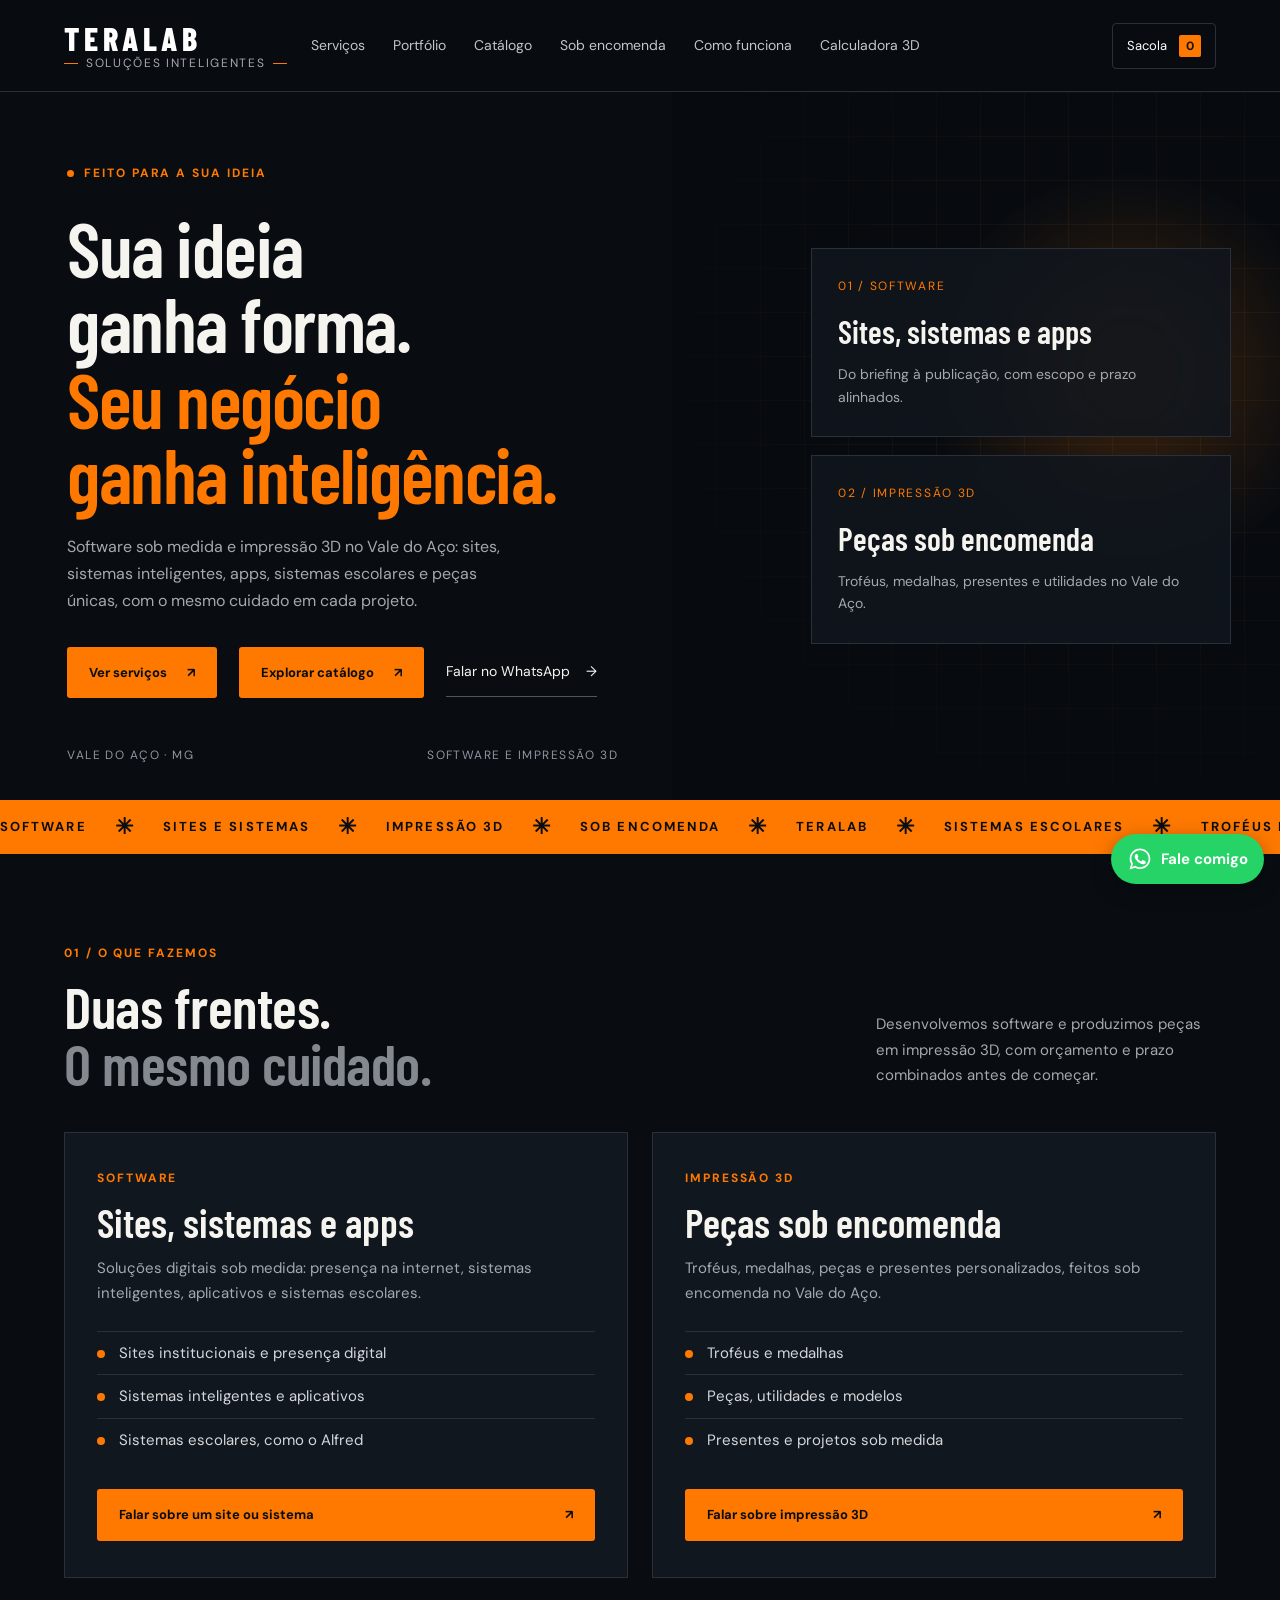
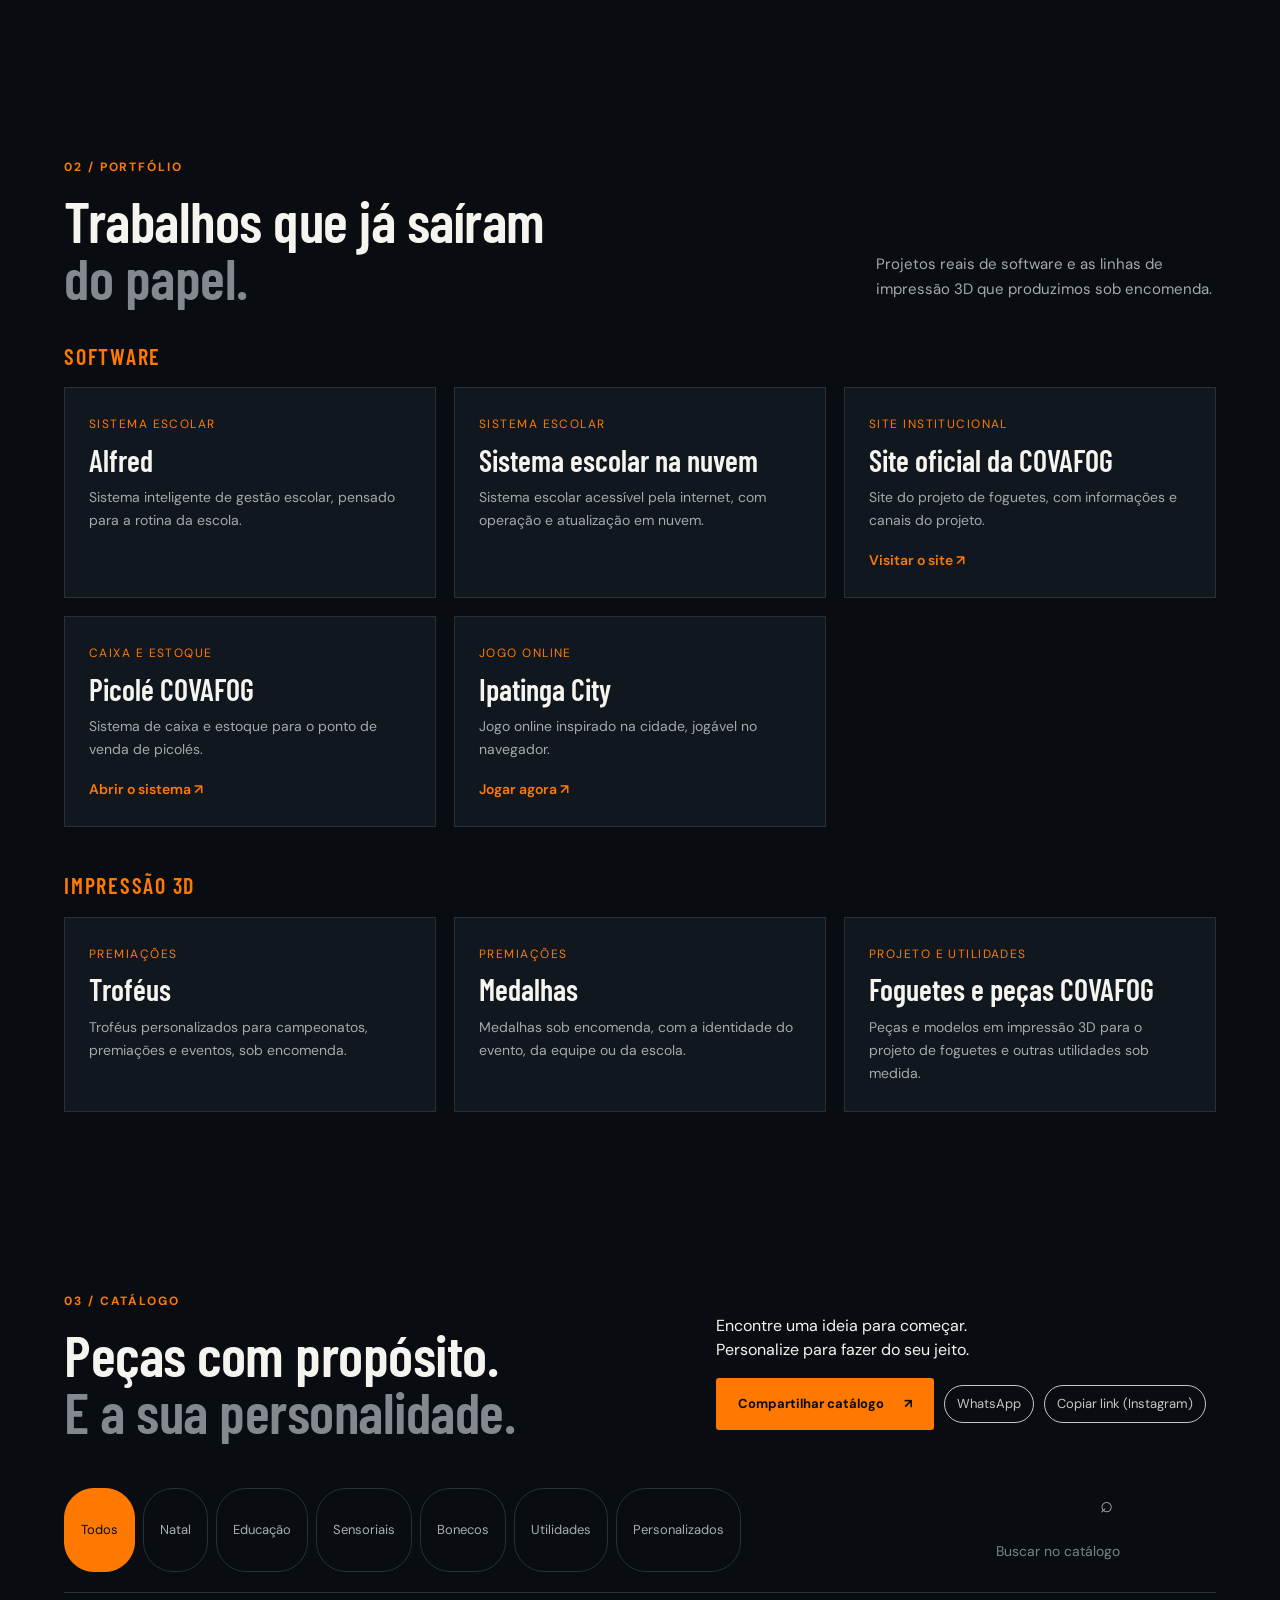
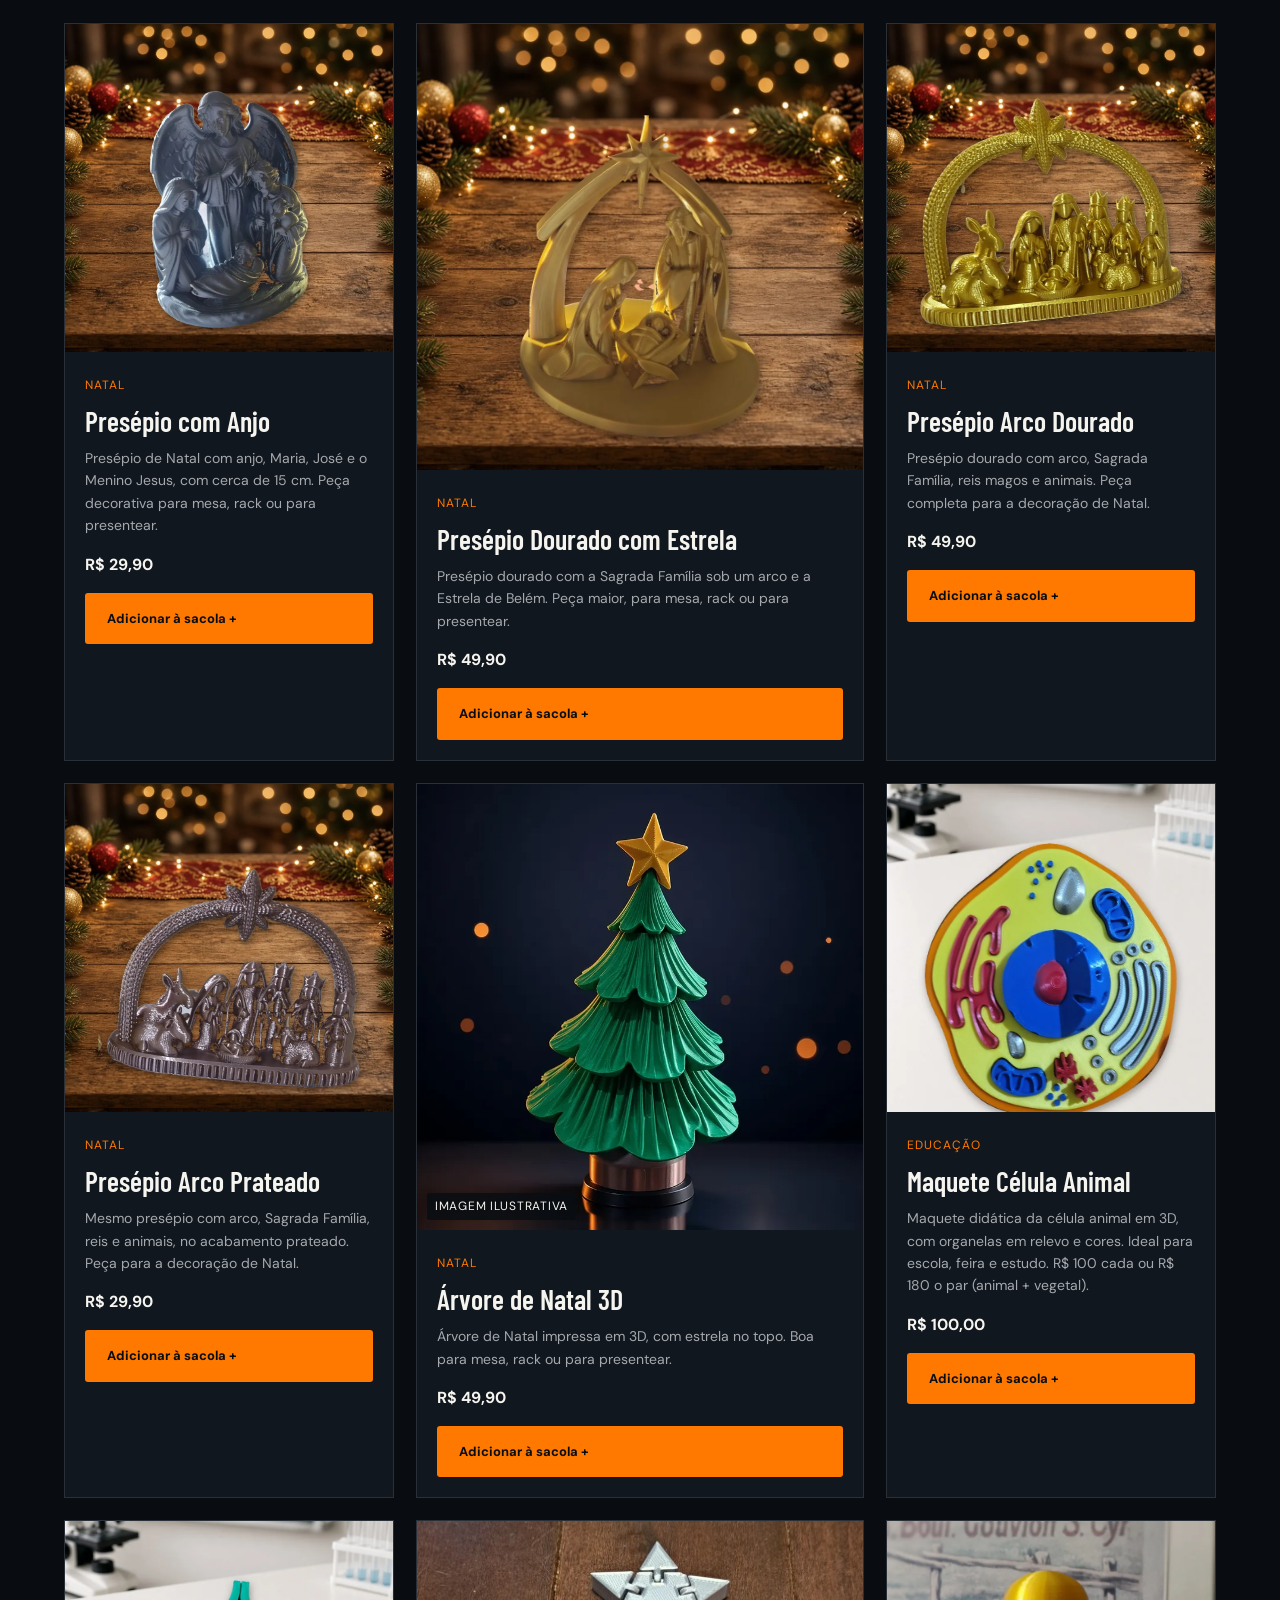
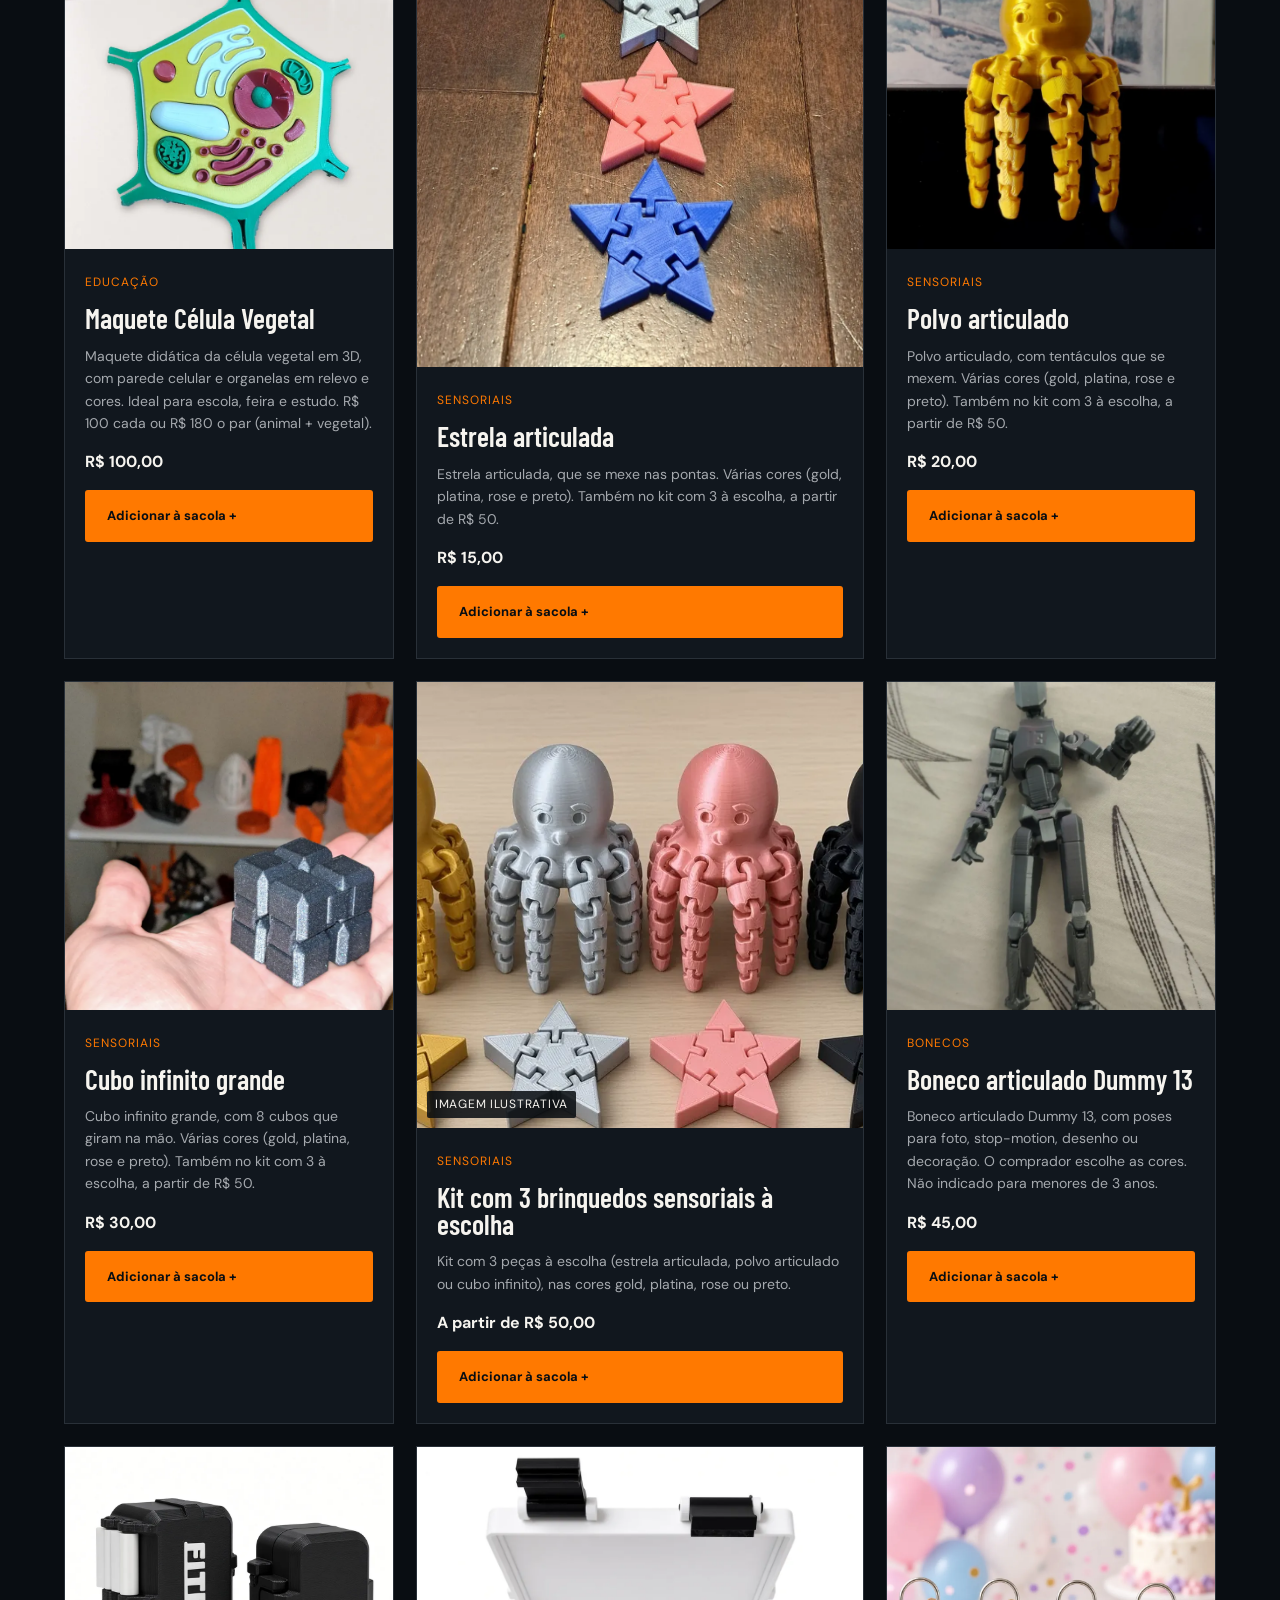
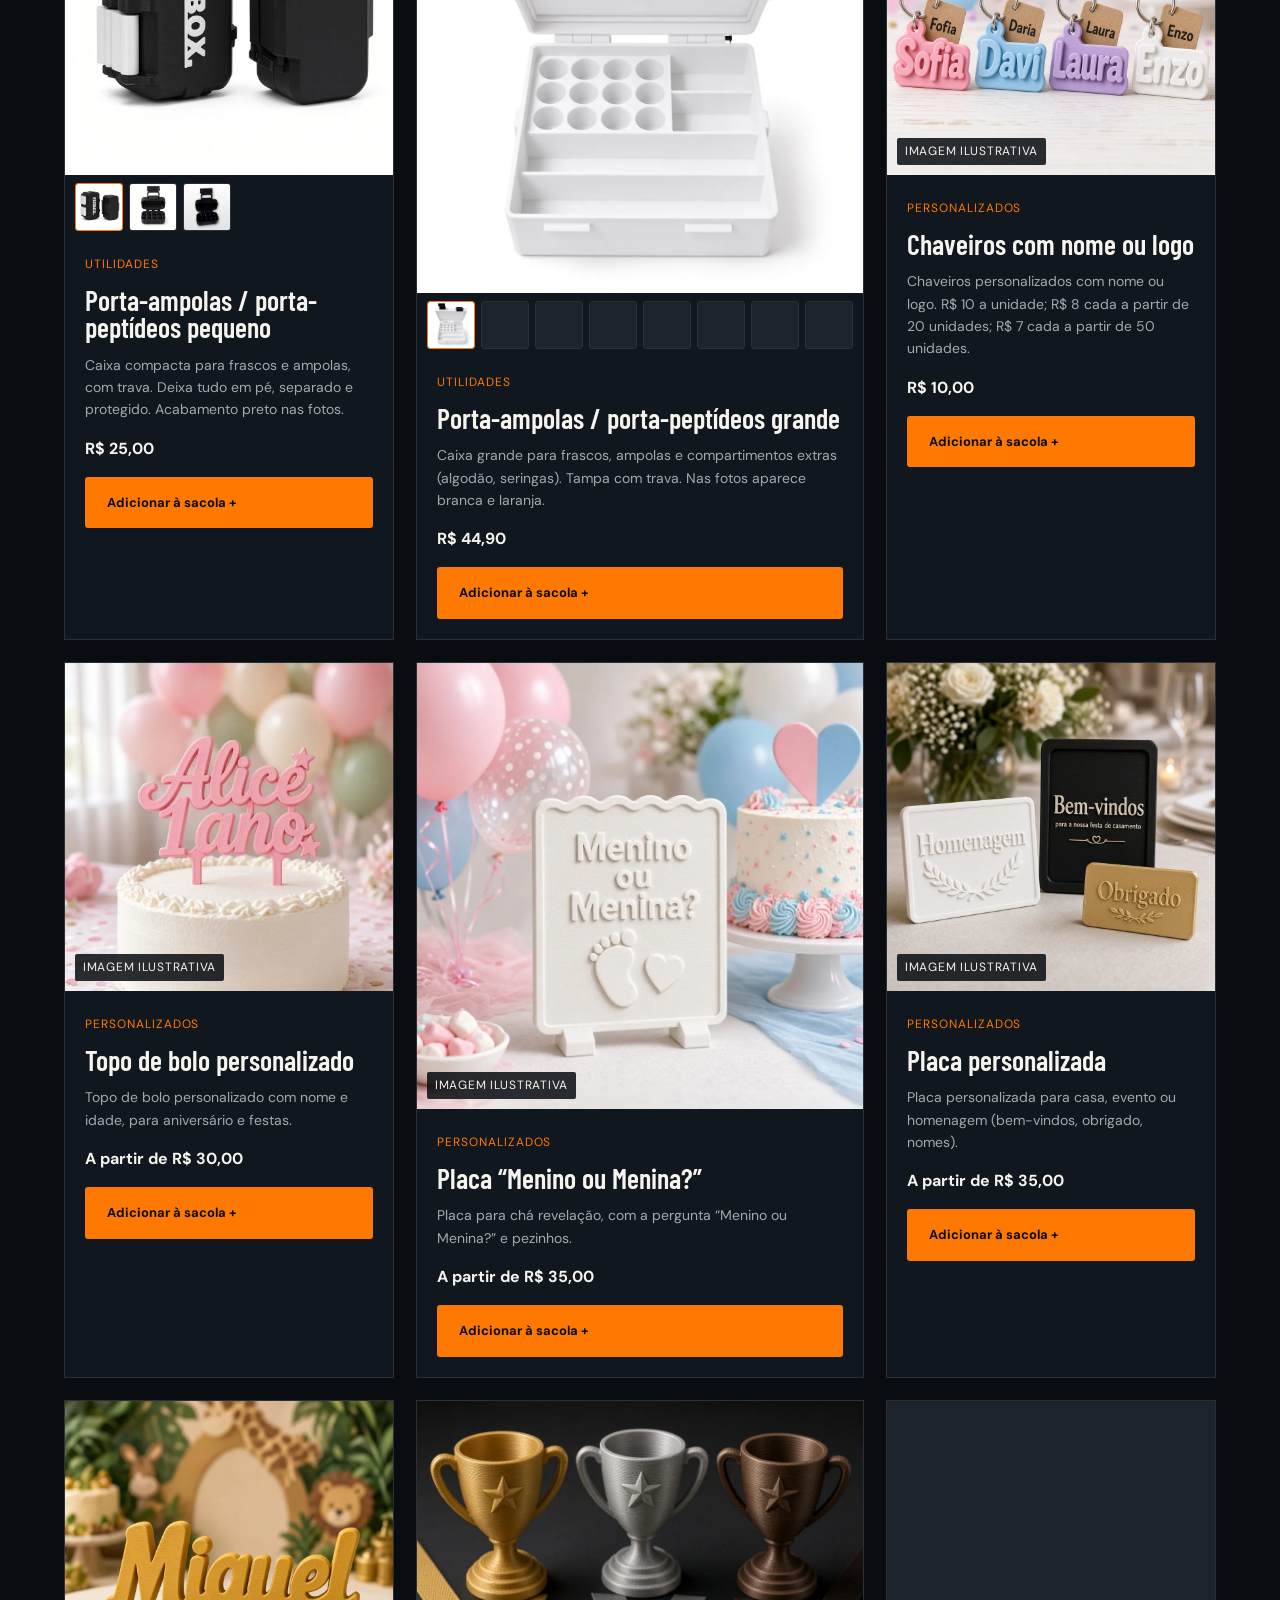
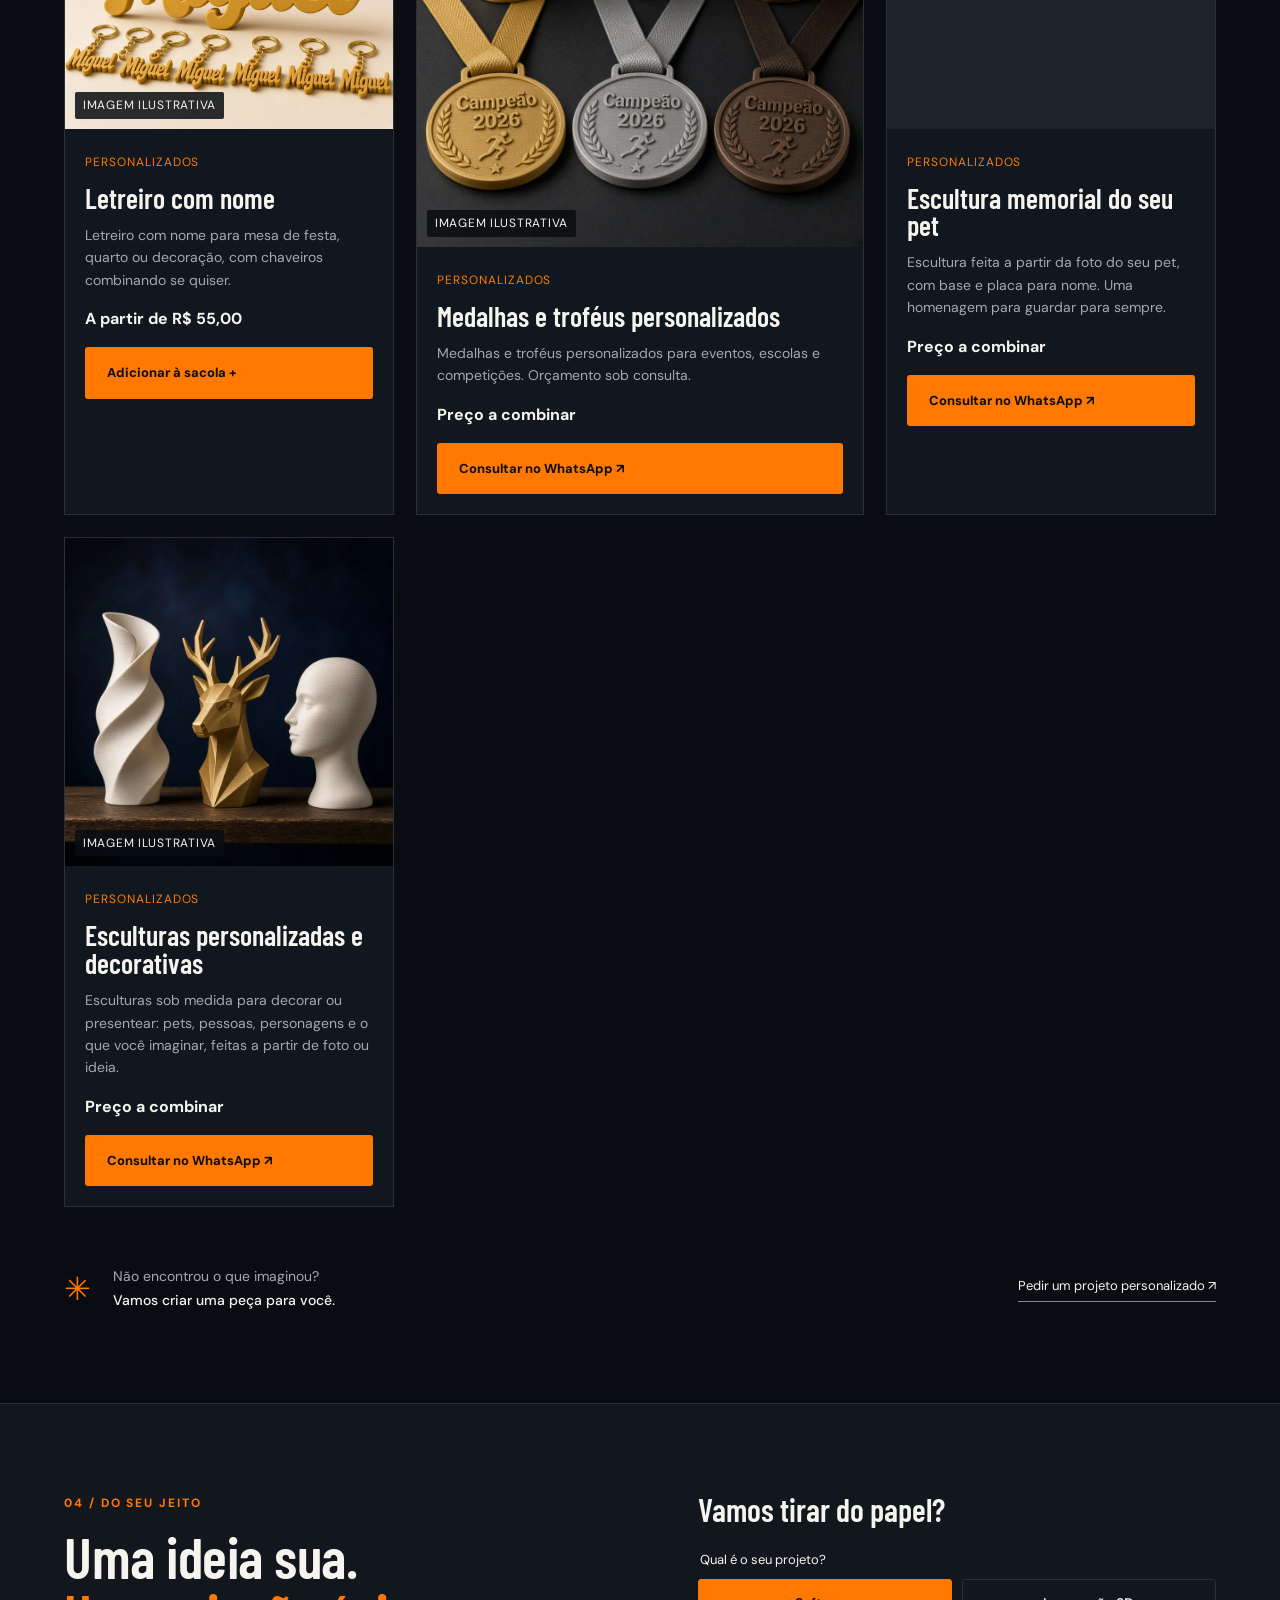
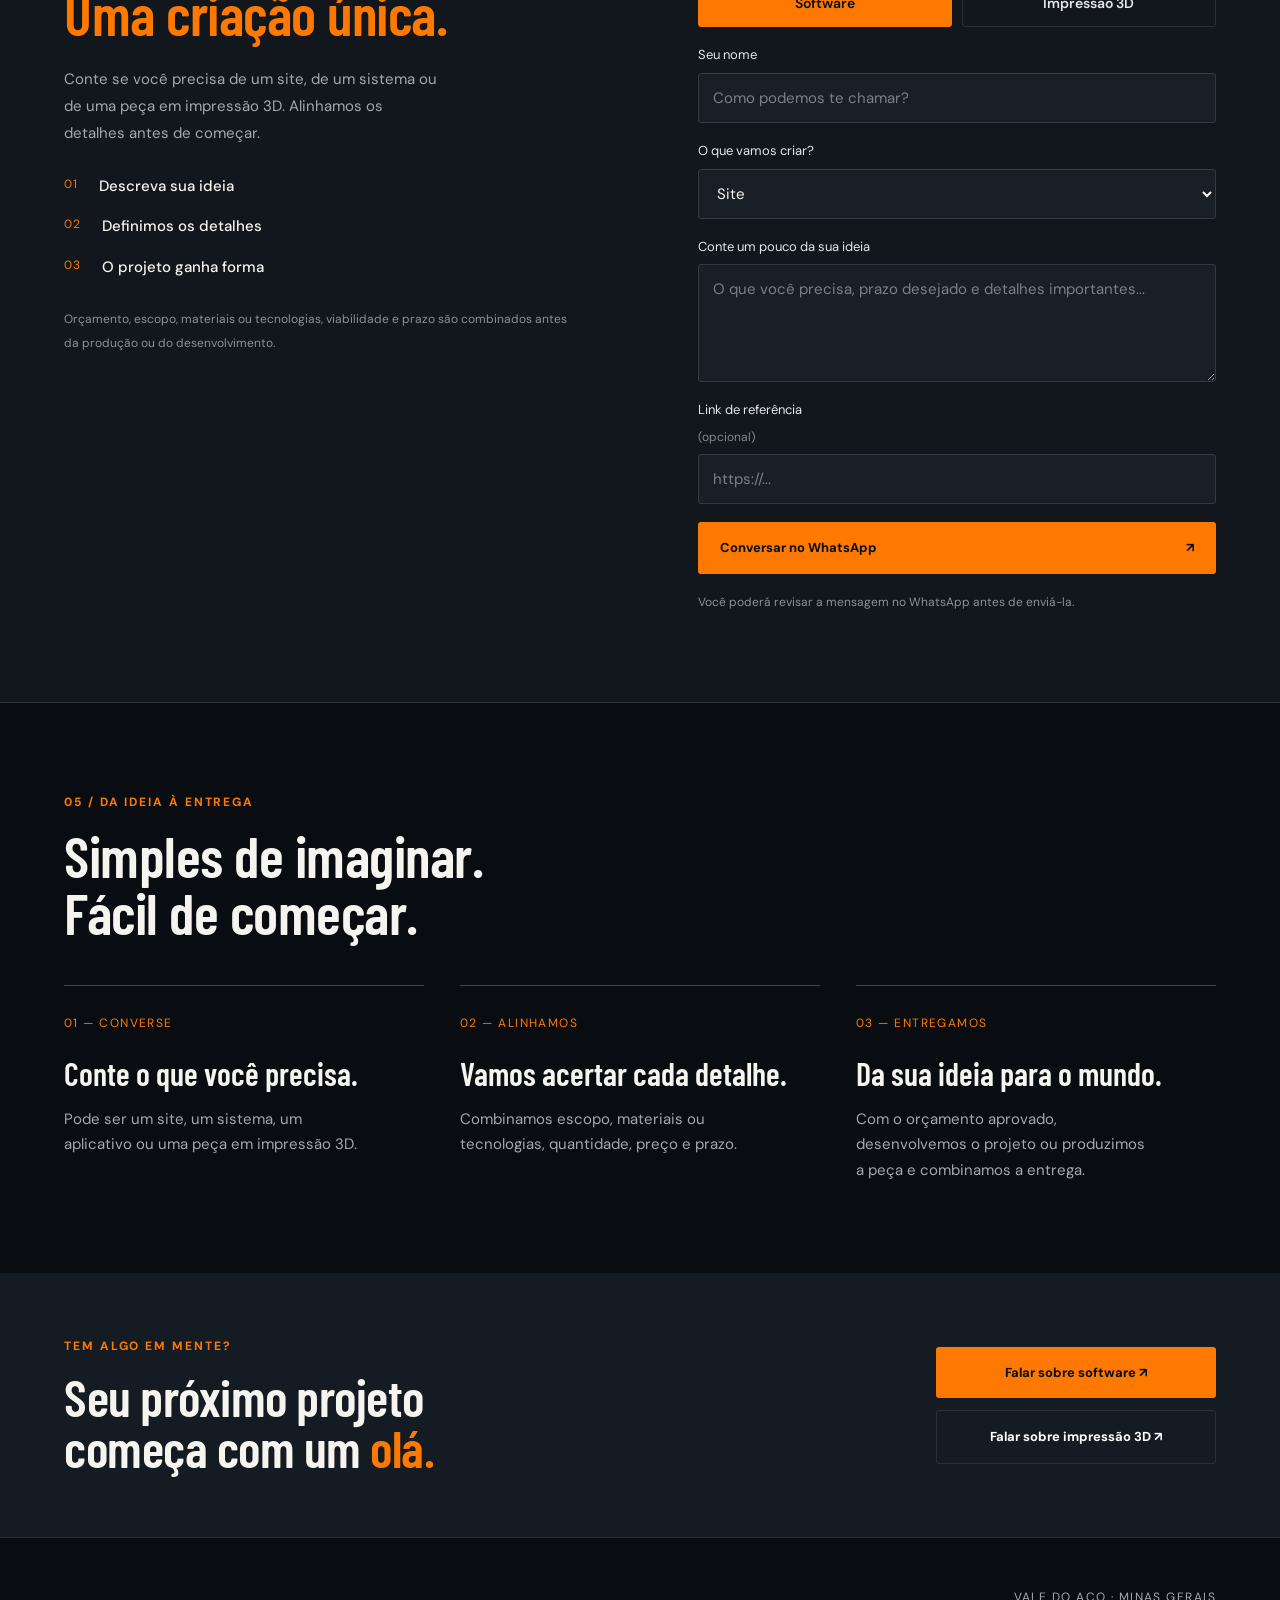
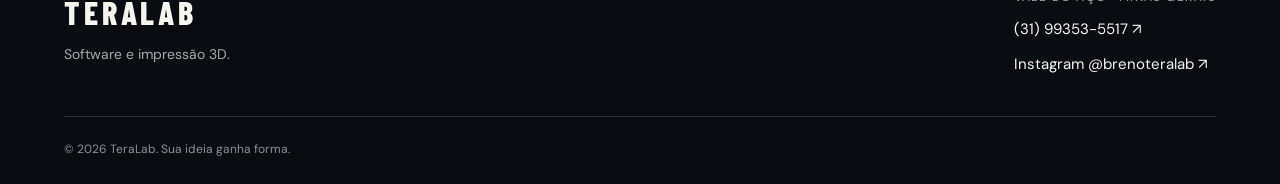
<file: index.html>
<!DOCTYPE html>
<html lang="pt-BR">
<head>
  <meta charset="utf-8">
  <meta name="viewport" content="width=device-width, initial-scale=1">
  <title>TeraLab | Sua ideia ganha forma.</title>
  <meta name="description" content="TeraLab: software sob medida e impressão 3D no Vale do Aço. Sites, sistemas inteligentes, apps, sistemas escolares, troféus, medalhas e peças personalizadas.">
  <link rel="canonical" href="https://dogdosliinks-tech.github.io/teralab-site/">
  <meta name="theme-color" content="#090d12">
  <meta property="og:type" content="website">
  <meta property="og:locale" content="pt_BR">
  <meta property="og:site_name" content="TeraLab">
  <meta property="og:title" content="TeraLab | Sua ideia ganha forma.">
  <meta property="og:description" content="Software sob medida e impressão 3D no Vale do Aço. Sites, sistemas, apps e peças personalizadas.">
  <meta property="og:url" content="https://dogdosliinks-tech.github.io/teralab-site/">
  <meta property="og:image" content="https://dogdosliinks-tech.github.io/teralab-site/og-image.png">
  <meta property="og:image:width" content="1200">
  <meta property="og:image:height" content="630">
  <meta property="og:image:alt" content="TeraLab: software e impressão 3D no Vale do Aço.">
  <meta name="twitter:card" content="summary_large_image">
  <meta name="twitter:title" content="TeraLab | Sua ideia ganha forma.">
  <meta name="twitter:description" content="Software sob medida e impressão 3D no Vale do Aço.">
  <meta name="twitter:image" content="https://dogdosliinks-tech.github.io/teralab-site/og-image.png">
  <link rel="icon" href="favicon.svg" type="image/svg+xml">
  <link rel="icon" href="favicon.ico" sizes="any">
  <link rel="apple-touch-icon" href="apple-touch-icon.png">
  <link rel="preconnect" href="https://fonts.googleapis.com">
  <link rel="preconnect" href="https://fonts.gstatic.com" crossorigin>
  <link rel="stylesheet" href="https://fonts.googleapis.com/css2?family=Barlow+Condensed:wght@500;600;700;800&family=DM+Sans:wght@400;500;600;700&display=swap">
  <link rel="stylesheet" href="style.css">
  <script src="app.js" defer></script>
</head>
<body>
  <a class="skip-link" href="#inicio">Ir para o conteúdo</a>
  <header>
    <a class="brand" href="#inicio" aria-label="TeraLab início">
      <span class="logo">
        <span class="logo-word">TERALAB</span>
        <span class="logo-tag">Soluções Inteligentes</span>
      </span>
    </a>
    <button class="menu-toggle" id="menu-toggle" type="button" aria-label="Abrir menu" aria-expanded="false" aria-controls="site-nav">
      <span></span><span></span><span></span>
    </button>
    <nav id="site-nav" aria-label="Menu principal">
      <a href="#servicos">Serviços</a>
      <a href="#portfolio">Portfólio</a>
      <a href="#catalogo" data-catalog hidden>Catálogo</a>
      <a href="#encomenda">Sob encomenda</a>
      <a href="#como-funciona">Como funciona</a>
      <a href="calculadora/">Calculadora 3D</a>
    </nav>
    <div class="head-actions">
      <button class="bag" id="cart-open" type="button" aria-label="Abrir sacola" data-catalog hidden>Sacola <b id="cart-count">0</b></button>
    </div>
  </header>

  <main>
    <section class="hero" id="inicio">
      <div class="hero-copy">
        <div class="eyebrow"><i></i> Feito para a sua ideia</div>
        <h1 class="brand-statement">Sua ideia<br>ganha forma.<br><em>Seu negócio<br>ganha inteligência.</em></h1>
        <p>Software sob medida e impressão 3D no Vale do Aço: sites, sistemas inteligentes, apps, sistemas escolares e peças únicas, com o mesmo cuidado em cada projeto.</p>
        <div class="hero-actions">
          <a class="button orange" href="#servicos">Ver serviços <span>↗</span></a>
          <a class="button orange" id="hero-catalog" href="#catalogo" data-catalog hidden>Explorar catálogo <span>↗</span></a>
          <a class="line-link" href="https://wa.me/5531993535517" target="_blank" rel="noopener">Falar no WhatsApp <span>→</span></a>
        </div>
        <div class="hero-bottom">
          <span>Vale do Aço · MG</span>
          <span>Software e impressão 3D</span>
        </div>
      </div>
      <div class="hero-visual" aria-hidden="true">
        <div class="hero-grid"></div>
        <div class="hero-glow"></div>
        <div class="hero-cards">
          <div class="hero-card">
            <span>01 / Software</span>
            <strong>Sites, sistemas e apps</strong>
            <p>Do briefing à publicação, com escopo e prazo alinhados.</p>
          </div>
          <div class="hero-card">
            <span>02 / Impressão 3D</span>
            <strong>Peças sob encomenda</strong>
            <p>Troféus, medalhas, presentes e utilidades no Vale do Aço.</p>
          </div>
        </div>
      </div>
    </section>

    <div class="ticker" aria-label="Software e impressão 3D">
      <div class="ticker-track">
        <div class="ticker-group">
          <span>Software</span><b>✳</b>
          <span>Sites e sistemas</span><b>✳</b>
          <span>Impressão 3D</span><b>✳</b>
          <span>Sob encomenda</span><b>✳</b>
          <span>TeraLab</span><b>✳</b>
          <span>Sistemas escolares</span><b>✳</b>
          <span>Troféus e medalhas</span><b>✳</b>
        </div>
        <div class="ticker-group" aria-hidden="true">
          <span>Software</span><b>✳</b>
          <span>Sites e sistemas</span><b>✳</b>
          <span>Impressão 3D</span><b>✳</b>
          <span>Sob encomenda</span><b>✳</b>
          <span>TeraLab</span><b>✳</b>
          <span>Sistemas escolares</span><b>✳</b>
          <span>Troféus e medalhas</span><b>✳</b>
        </div>
      </div>
    </div>

    <section class="services section" id="servicos">
      <div class="section-top">
        <div>
          <div class="eyebrow">01 / O que fazemos</div>
          <h2>Duas frentes.<br><span>O mesmo cuidado.</span></h2>
        </div>
        <p>Desenvolvemos software e produzimos peças em impressão 3D, com orçamento e prazo combinados antes de começar.</p>
      </div>
      <div class="service-grid">
        <article class="service-card">
          <span class="eyebrow">Software</span>
          <h3>Sites, sistemas e apps</h3>
          <p>Soluções digitais sob medida: presença na internet, sistemas inteligentes, aplicativos e sistemas escolares.</p>
          <ul>
            <li>Sites institucionais e presença digital</li>
            <li>Sistemas inteligentes e aplicativos</li>
            <li>Sistemas escolares, como o Alfred</li>
          </ul>
          <a class="button orange" href="https://wa.me/5531993535517?text=Ol%C3%A1!%20Quero%20um%20or%C3%A7amento%20de%20site%2Fsistema." target="_blank" rel="noopener">Falar sobre um site ou sistema <span>↗</span></a>
        </article>
        <article class="service-card">
          <span class="eyebrow">Impressão 3D</span>
          <h3>Peças sob encomenda</h3>
          <p>Troféus, medalhas, peças e presentes personalizados, feitos sob encomenda no Vale do Aço.</p>
          <ul>
            <li>Troféus e medalhas</li>
            <li>Peças, utilidades e modelos</li>
            <li>Presentes e projetos sob medida</li>
          </ul>
          <a class="button orange" href="https://wa.me/5531993535517?text=Ol%C3%A1%2C%20TeraLab!%20Quero%20um%20or%C3%A7amento%20de%20impress%C3%A3o%203D." target="_blank" rel="noopener">Falar sobre impressão 3D <span>↗</span></a>
        </article>
      </div>
    </section>

    <section class="portfolio section" id="portfolio">
      <div class="section-top">
        <div>
          <div class="eyebrow">02 / Portfólio</div>
          <h2>Trabalhos que já saíram<br><span>do papel.</span></h2>
        </div>
        <p>Projetos reais de software e as linhas de impressão 3D que produzimos sob encomenda.</p>
      </div>

      <h3 class="subhead">Software</h3>
      <div class="project-grid">
        <article class="project-card">
          <small>Sistema escolar</small>
          <h3>Alfred</h3>
          <p>Sistema inteligente de gestão escolar, pensado para a rotina da escola.</p>
        </article>
        <article class="project-card">
          <small>Sistema escolar</small>
          <h3>Sistema escolar na nuvem</h3>
          <p>Sistema escolar acessível pela internet, com operação e atualização em nuvem.</p>
        </article>
        <article class="project-card">
          <small>Site institucional</small>
          <h3>Site oficial da COVAFOG</h3>
          <p>Site do projeto de foguetes, com informações e canais do projeto.</p>
          <a href="https://covafog.onrender.com" target="_blank" rel="noopener">Visitar o site ↗</a>
        </article>
        <article class="project-card">
          <small>Caixa e estoque</small>
          <h3>Picolé COVAFOG</h3>
          <p>Sistema de caixa e estoque para o ponto de venda de picolés.</p>
          <a href="https://dogdosliinks-tech.github.io/picole-covafog/" target="_blank" rel="noopener">Abrir o sistema ↗</a>
        </article>
        <article class="project-card">
          <small>Jogo online</small>
          <h3>Ipatinga City</h3>
          <p>Jogo online inspirado na cidade, jogável no navegador.</p>
          <a href="https://ipatinga-city.ipatingacity.workers.dev" target="_blank" rel="noopener">Jogar agora ↗</a>
        </article>
      </div>

      <h3 class="subhead">Impressão 3D</h3>
      <div class="project-grid print-lines">
        <article class="project-card">
          <small>Premiações</small>
          <h3>Troféus</h3>
          <p>Troféus personalizados para campeonatos, premiações e eventos, sob encomenda.</p>
        </article>
        <article class="project-card">
          <small>Premiações</small>
          <h3>Medalhas</h3>
          <p>Medalhas sob encomenda, com a identidade do evento, da equipe ou da escola.</p>
        </article>
        <article class="project-card">
          <small>Projeto e utilidades</small>
          <h3>Foguetes e peças COVAFOG</h3>
          <p>Peças e modelos em impressão 3D para o projeto de foguetes e outras utilidades sob medida.</p>
        </article>
      </div>
    </section>

    <section class="catalog section" id="catalogo" data-catalog hidden>
      <div class="section-top">
        <div>
          <div class="eyebrow">03 / Catálogo</div>
          <h2>Peças com propósito.<br><span>E a sua personalidade.</span></h2>
        </div>
        <div>
          <p>Encontre uma ideia para começar.<br>Personalize para fazer do seu jeito.</p>
          <div class="share-catalog">
            <button type="button" class="button orange" id="share-catalog">Compartilhar catálogo <span>↗</span></button>
            <a class="share-opt" id="share-wa" target="_blank" rel="noopener">WhatsApp</a>
            <button type="button" class="share-opt" id="share-copy">Copiar link (Instagram)</button>
            <span class="share-msg" id="share-msg" aria-live="polite"></span>
          </div>
        </div>
      </div>
      <div class="catalog-toolbar">
        <div class="filters" role="group" aria-label="Categorias">
          <button type="button" class="active" data-filter="Todos" aria-pressed="true">Todos</button>
          <button type="button" data-filter="Natal" aria-pressed="false">Natal</button>
          <button type="button" data-filter="Educação" aria-pressed="false">Educação</button>
          <button type="button" data-filter="Sensoriais" aria-pressed="false">Sensoriais</button>
          <button type="button" data-filter="Bonecos" aria-pressed="false">Bonecos</button>
          <button type="button" data-filter="Utilidades" aria-pressed="false">Utilidades</button>
          <button type="button" data-filter="Personalizados" aria-pressed="false">Personalizados</button>
        </div>
        <label class="search"><span>⌕</span><input id="search" type="search" aria-label="Buscar produtos" placeholder="Buscar no catálogo"></label>
      </div>
      <div id="products"></div>
      <div class="catalog-note">
        <span>✳</span>
        <p>Não encontrou o que imaginou?<br><strong>Vamos criar uma peça para você.</strong></p>
        <a href="#encomenda">Pedir um projeto personalizado ↗</a>
      </div>
    </section>

    <section class="custom section" id="encomenda">
      <div class="custom-intro">
        <div class="eyebrow">04 / Do seu jeito</div>
        <h2>Uma ideia sua.<br><em>Uma criação única.</em></h2>
        <p>Conte se você precisa de um site, de um sistema ou de uma peça em impressão 3D. Alinhamos os detalhes antes de começar.</p>
        <div class="custom-points">
          <span>01 <b>Descreva sua ideia</b></span>
          <span>02 <b>Definimos os detalhes</b></span>
          <span>03 <b>O projeto ganha forma</b></span>
        </div>
        <small>Orçamento, escopo, materiais ou tecnologias, viabilidade e prazo são combinados antes da produção ou do desenvolvimento.</small>
      </div>
      <form id="order-form">
        <h3>Vamos tirar do papel?</h3>
        <fieldset class="type-picker">
          <legend>Qual é o seu projeto?</legend>
          <div class="type-options">
            <label class="type-option">
              <input type="radio" name="projectType" value="software" checked>
              <span>Software</span>
            </label>
            <label class="type-option">
              <input type="radio" name="projectType" value="print">
              <span>Impressão 3D</span>
            </label>
          </div>
        </fieldset>
        <label>Seu nome<input name="name" autocomplete="name" required maxlength="100" placeholder="Como podemos te chamar?"></label>
        <div id="fields-software">
          <label>O que vamos criar?
            <select name="softwareCategory">
              <option>Site</option>
              <option>Sistema escolar</option>
              <option>Sistema ou aplicativo</option>
              <option>Outro</option>
            </select>
          </label>
        </div>
        <div id="fields-print" hidden>
          <div class="form-row">
            <label>O que vamos criar?
              <select name="printCategory">
                <option>Peça personalizada</option>
                <option>Natal</option>
                <option>Educação</option>
                <option>Sensoriais</option>
                <option>Bonecos</option>
                <option>Utilidades</option>
                <option>Personalizados</option>
                <option>Troféus e medalhas</option>
              </select>
            </label>
            <label>Quantidade<input name="quantity" type="number" min="1" max="10000" value="1"></label>
          </div>
        </div>
        <label>Conte um pouco da sua ideia<textarea name="description" rows="4" maxlength="2000" required placeholder="O que você precisa, prazo desejado e detalhes importantes..."></textarea></label>
        <label>Link de referência <span class="optional">(opcional)</span><input name="reference" type="url" maxlength="1000" placeholder="https://..."></label>
        <button class="button orange" type="submit">Conversar no WhatsApp <span>↗</span></button>
        <small>Você poderá revisar a mensagem no WhatsApp antes de enviá-la.</small>
      </form>
    </section>

    <section class="process section" id="como-funciona">
      <div class="eyebrow">05 / Da ideia à entrega</div>
      <h2>Simples de imaginar.<br>Fácil de começar.</h2>
      <div class="steps">
        <article>
          <span>01 — Converse</span>
          <h3>Conte o que você precisa.</h3>
          <p>Pode ser um site, um sistema, um aplicativo ou uma peça em impressão 3D.</p>
        </article>
        <article>
          <span>02 — Alinhamos</span>
          <h3>Vamos acertar cada detalhe.</h3>
          <p>Combinamos escopo, materiais ou tecnologias, quantidade, preço e prazo.</p>
        </article>
        <article>
          <span>03 — Entregamos</span>
          <h3>Da sua ideia para o mundo.</h3>
          <p>Com o orçamento aprovado, desenvolvemos o projeto ou produzimos a peça e combinamos a entrega.</p>
        </article>
      </div>
    </section>

    <section class="contact section">
      <div>
        <div class="eyebrow">Tem algo em mente?</div>
        <h2>Seu próximo projeto<br>começa com um <em>olá.</em></h2>
      </div>
      <div class="contact-actions">
        <a class="button orange" href="https://wa.me/5531993535517?text=Ol%C3%A1!%20Quero%20um%20or%C3%A7amento%20de%20site%2Fsistema." target="_blank" rel="noopener">Falar sobre software ↗</a>
        <a class="button outline" href="https://wa.me/5531993535517?text=Ol%C3%A1%2C%20TeraLab!%20Quero%20um%20or%C3%A7amento%20de%20impress%C3%A3o%203D." target="_blank" rel="noopener">Falar sobre impressão 3D ↗</a>
      </div>
    </section>
  </main>

  <footer>
    <div>
      <b>TERALAB</b>
      <p>Software e impressão 3D.</p>
    </div>
    <div>
      <span>Vale do Aço · Minas Gerais</span>
      <a href="https://wa.me/5531993535517" target="_blank" rel="noopener">(31) 99353-5517 ↗</a>
      <a href="https://www.instagram.com/brenoteralab/" target="_blank" rel="noopener">Instagram @brenoteralab ↗</a>
    </div>
    <small>© <span id="year"></span> TeraLab. Sua ideia ganha forma.</small>
  </footer>

  <dialog id="cart-dialog">
    <div class="modal-head">
      <div>
        <span class="eyebrow">Seu projeto começa aqui</span>
        <h2>Sua sacola<span id="cart-title-count"></span></h2>
      </div>
      <button class="close" type="button" data-close aria-label="Fechar sacola">×</button>
    </div>
    <div id="cart-items"></div>
    <div id="cart-summary"></div>
    <p class="modal-note">Valores, disponibilidade e entrega serão confirmados pela TeraLab no atendimento.</p>
    <a class="button orange" id="checkout" target="_blank" rel="noopener">Preparar pedido no WhatsApp ↗</a>
    <button class="button outline" type="button" id="continue-shopping">Continuar explorando</button>
  </dialog>
  <div id="toast" role="status" aria-live="polite"></div>
<a class="wa-fab" href="https://wa.me/5531993535517?text=Ol%C3%A1%2C%20TeraLab!%20Vim%20pelo%20site." target="_blank" rel="noopener" aria-label="Falar com a TeraLab no WhatsApp">
  <svg viewBox="0 0 32 32" width="26" height="26" aria-hidden="true"><path fill="currentColor" d="M16 3C9 3 3.3 8.6 3.3 15.6c0 2.4.7 4.7 1.9 6.7L3 29l6.9-2.2c1.9 1 4 1.6 6.1 1.6 7 0 12.7-5.6 12.7-12.6S23 3 16 3zm0 23.1c-1.9 0-3.8-.5-5.4-1.5l-.4-.2-4.1 1.3 1.3-4-.3-.4c-1.1-1.7-1.7-3.6-1.7-5.6C5.4 9.8 10.2 5.1 16 5.1s10.6 4.7 10.6 10.5S21.8 26.1 16 26.1zm5.8-7.8c-.3-.2-1.9-.9-2.2-1-.3-.1-.5-.2-.7.2-.2.3-.8 1-1 1.2-.2.2-.4.2-.7.1-.3-.2-1.3-.5-2.5-1.6-.9-.8-1.5-1.8-1.7-2.1-.2-.3 0-.5.1-.6l.5-.6c.2-.2.2-.3.3-.5.1-.2.1-.4 0-.6l-1-2.4c-.3-.6-.5-.5-.7-.5h-.6c-.2 0-.6.1-.9.4-.3.3-1.2 1.1-1.2 2.8s1.2 3.2 1.4 3.5c.2.2 2.4 3.6 5.8 5 .8.4 1.4.6 1.9.7.8.3 1.6.2 2.2.1.7-.1 1.9-.8 2.2-1.5.3-.7.3-1.4.2-1.5-.1-.2-.3-.3-.6-.4z"/></svg>
  <span>Fale comigo</span>
</a>
<script>
(function(){
  var url = location.origin + location.pathname.replace(/index\.html$/,"") + "#catalogo";
  var texto = "Confira o catálogo de peças 3D da TeraLab:";
  var wa = document.getElementById("share-wa");
  wa.href = "https://wa.me/?text=" + encodeURIComponent(texto + " " + url);
  var msg = document.getElementById("share-msg");
  function copiar(){
    var ok = function(){ msg.textContent = "Link copiado! Cole no Instagram ou onde quiser."; setTimeout(function(){msg.textContent="";},3000); };
    if(navigator.clipboard){ navigator.clipboard.writeText(url).then(ok, function(){ prompt("Copie o link:", url); }); }
    else { prompt("Copie o link:", url); }
  }
  document.getElementById("share-copy").onclick = copiar;
  document.getElementById("share-catalog").onclick = function(){
    if(navigator.share){ navigator.share({title:"Catálogo TeraLab", text:texto, url:url}).catch(function(){}); }
    else { copiar(); }
  };
})();
</script>
</body>
</html>
</file>
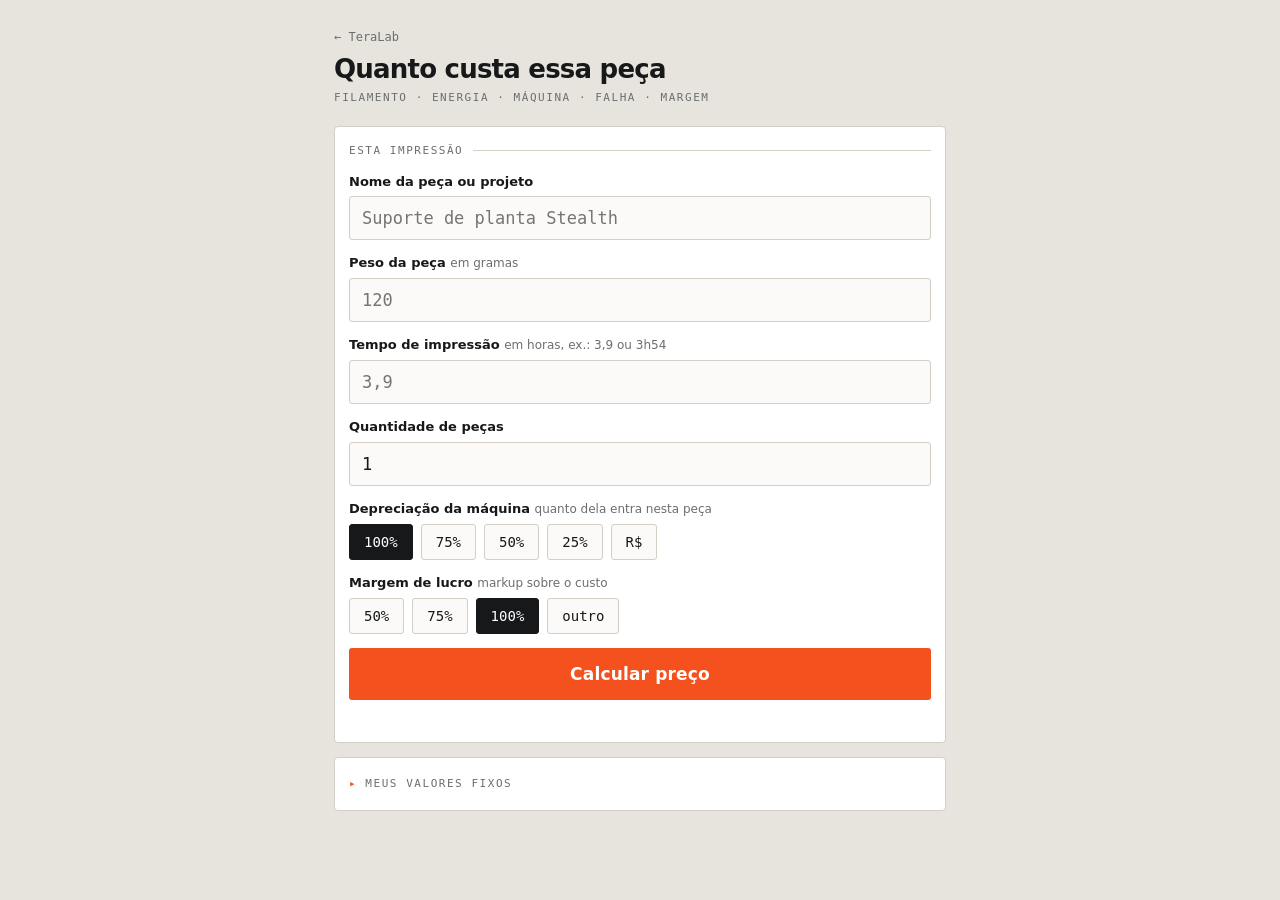
<file: calculadora/index.html>
<!DOCTYPE html>
<html lang="pt-BR">
<head>
<meta charset="utf-8">
<meta name="viewport" content="width=device-width, initial-scale=1, viewport-fit=cover">
<meta name="color-scheme" content="light only">
<title>Calculadora de custo 3D · TeraLab</title>
<link rel="icon" href="../favicon.svg" type="image/svg+xml">
<link rel="icon" href="../favicon-32.png" sizes="32x32">
<style>
  :root{
    color-scheme:light only;
    --concreto:#E7E4DD;
    --papel:#FFFFFF;
    --tinta:#16181A;
    --tinta-fraca:#6B6E70;
    --linha:#D3CFC6;
    --quente:#F4511E;
    --frio:#14615C;
    --areia:#C8B896;
    --grafite:#3C4043;
    --mono:ui-monospace,"SF Mono",Menlo,Consolas,"Roboto Mono",monospace;
    --texto:system-ui,-apple-system,"Segoe UI",Roboto,Helvetica,Arial,sans-serif;
  }
  *{box-sizing:border-box;-webkit-tap-highlight-color:transparent}
  html,body{margin:0;padding:0;background:var(--concreto)}
  body{
    background:var(--concreto);
    color:var(--tinta);
    font-family:var(--texto);
    font-size:16px;
    line-height:1.45;
    padding:18px 14px 60px;
    max-width:640px;
    margin:0 auto;
  }
  header{margin:6px 0 20px}
  .voltar{display:inline-block;font-family:var(--mono);font-size:12px;color:var(--tinta-fraca);text-decoration:none;margin-bottom:10px}
  .voltar:hover{color:var(--quente)}
  h1{
    font-size:26px;
    font-weight:800;
    letter-spacing:-.03em;
    margin:0;
    line-height:1.05;
  }
  header p{
    margin:6px 0 0;
    font-family:var(--mono);
    font-size:11px;
    letter-spacing:.14em;
    text-transform:uppercase;
    color:var(--tinta-fraca);
  }

  .bloco{
    background:var(--papel);
    border:1px solid var(--linha);
    border-radius:4px;
    padding:16px 14px;
    margin-bottom:14px;
  }
  .rotulo-bloco{
    font-family:var(--mono);
    font-size:11px;
    letter-spacing:.14em;
    text-transform:uppercase;
    color:var(--tinta-fraca);
    margin:0 0 14px;
    display:flex;
    align-items:center;
    gap:10px;
  }
  .rotulo-bloco::after{content:"";flex:1;height:1px;background:var(--linha)}

  label{display:block;font-size:13px;font-weight:600;margin-bottom:5px}
  .ajuda{font-weight:400;color:var(--tinta-fraca);font-size:12px}
  input[type=text]{
    width:100%;
    font-family:var(--mono);
    font-size:17px;
    padding:11px 12px;
    border:1px solid var(--linha);
    border-radius:3px;
    background:#FBFAF8;
    color:var(--tinta);
  }
  input[type=text]:focus{outline:2px solid var(--quente);outline-offset:1px;border-color:transparent}
  .campo{margin-bottom:14px}
  .dupla{display:flex;gap:10px}
  .dupla>div{flex:1}

  .chips{display:flex;flex-wrap:wrap;gap:8px}
  .chip{
    font-family:var(--mono);
    font-size:14px;
    padding:9px 14px;
    border:1px solid var(--linha);
    background:#FBFAF8;
    border-radius:3px;
    cursor:pointer;
    color:var(--tinta);
  }
  .chip[aria-pressed=true]{background:var(--tinta);color:var(--papel);border-color:var(--tinta)}
  .chip:focus-visible{outline:2px solid var(--quente);outline-offset:2px}

  details summary{
    font-family:var(--mono);
    font-size:11px;
    letter-spacing:.14em;
    text-transform:uppercase;
    color:var(--tinta-fraca);
    cursor:pointer;
    list-style:none;
    padding:2px 0;
  }
  details summary::-webkit-details-marker{display:none}
  details summary::before{content:"▸ ";color:var(--quente)}
  details[open] summary::before{content:"▾ "}
  details[open] summary{margin-bottom:14px}

  .botao{
    width:100%;
    border:none;
    background:var(--quente);
    color:#fff;
    font-family:var(--texto);
    font-size:17px;
    font-weight:700;
    letter-spacing:.01em;
    padding:16px;
    border-radius:3px;
    cursor:pointer;
  }
  .botao:active{transform:translateY(1px)}
  .botao:focus-visible{outline:3px solid var(--tinta);outline-offset:2px}
  .botao.secundario{
    background:var(--papel);
    color:var(--tinta);
    border:2px solid var(--tinta);
    font-size:15px;
    padding:14px;
    font-weight:700;
  }
  #btnPdf{background:var(--tinta);color:var(--papel)}

  /* resultado */
  #resultado{display:none}
  #resultado.visivel{display:block;animation:sobe .28s ease-out}
  @keyframes sobe{from{opacity:0;transform:translateY(8px)}to{opacity:1;transform:none}}
  .preco{
    background:var(--tinta);
    color:var(--papel);
    border-radius:4px;
    padding:18px 16px;
    margin-bottom:14px;
  }
  .preco .cap{
    font-family:var(--mono);
    font-size:11px;
    letter-spacing:.14em;
    text-transform:uppercase;
    color:#9A9C9E;
    margin:0;
  }
  .preco .valor{
    font-family:var(--mono);
    font-size:40px;
    font-weight:700;
    letter-spacing:-.02em;
    margin:2px 0 0;
    color:#fff;
  }
  .preco .sub{
    font-family:var(--mono);
    font-size:12px;
    color:var(--areia);
    margin:8px 0 0;
  }
  .preco #linhaLote{
    color:#fff;
    border-top:1px solid #3C4043;
    padding-top:8px;
    font-size:13px;
  }
  .preco #linhaLote:empty{display:none}

  .pilha{display:flex;height:16px;border-radius:2px;overflow:hidden;margin-bottom:12px}
  .pilha span{display:block;height:100%}

  table{width:100%;border-collapse:collapse;font-family:var(--mono);font-size:13px}
  td{padding:8px 0;border-bottom:1px dotted var(--linha)}
  td:last-child{text-align:right;white-space:nowrap}
  .marca{display:inline-block;width:9px;height:9px;border-radius:2px;margin-right:8px;vertical-align:baseline}
  tr.total td{border-bottom:none;border-top:1px solid var(--tinta);font-weight:700;padding-top:10px}
  tr.lote td{border-bottom:none;color:var(--tinta-fraca)}

  .aviso{
    font-size:12.5px;
    color:var(--tinta-fraca);
    background:#FBFAF8;
    border-left:2px solid var(--areia);
    padding:8px 10px;
    margin-top:12px;
  }
  .status{font-family:var(--mono);font-size:12px;color:var(--frio);margin-top:10px;min-height:16px}
  .status.erro{color:var(--quente)}
  input[type=file]{display:none}
  @media (prefers-reduced-motion:reduce){*{animation:none!important}}

  .acoes{display:flex;gap:10px;margin-bottom:14px;padding:12px}
  .acoes .botao{flex:1}

  #folha{display:none}

  @media print{
    @page{margin:16mm}
    body{background:#fff;padding:0;max-width:none;font-size:12pt}
    header,#blocoEntrada,#blocoFixos,.acoes,.status{display:none!important}
    #folha{display:block;margin-bottom:16px}
    #folha h2{font-size:20pt;margin:0;letter-spacing:-.02em}
    #folha p{font-family:var(--mono);font-size:9pt;letter-spacing:.12em;text-transform:uppercase;color:#000;margin:4px 0 0}
    #resultado{display:block!important}
    .bloco{border:1px solid #000;break-inside:avoid}
    .preco{background:#fff;color:#000;border:2px solid #000}
    .preco .cap{color:#000}
    .preco .valor{color:#000;font-size:30pt}
    .preco .sub{color:#000}
    .pilha{border:1px solid #000;-webkit-print-color-adjust:exact;print-color-adjust:exact}
    .pilha span,.marca{-webkit-print-color-adjust:exact;print-color-adjust:exact}
    .aviso{background:#fff;border-left:2px solid #000;color:#000}
  }
</style>
</head>
<body>

<header>
  <a class="voltar" href="../">← TeraLab</a>
  <h1>Quanto custa essa peça</h1>
  <p>Filamento · energia · máquina · falha · margem</p>
</header>

<div class="bloco" id="blocoEntrada">
  <p class="rotulo-bloco">Esta impressão</p>

  <div class="campo">
    <label for="nome">Nome da peça ou projeto</label>
    <input type="text" id="nome" placeholder="Suporte de planta Stealth">
  </div>

  <div class="campo">
    <label for="peso">Peso da peça <span class="ajuda">em gramas</span></label>
    <input type="text" id="peso" inputmode="decimal" placeholder="120">
  </div>

  <div class="campo">
    <label for="tempo">Tempo de impressão <span class="ajuda">em horas, ex.: 3,9 ou 3h54</span></label>
    <input type="text" id="tempo" inputmode="decimal" placeholder="3,9">
  </div>

  <div class="campo">
    <label for="qtd">Quantidade de peças</label>
    <input type="text" id="qtd" inputmode="numeric" value="1">
  </div>

  <div class="campo">
    <label>Depreciação da máquina <span class="ajuda">quanto dela entra nesta peça</span></label>
    <div class="chips" id="chipsDep">
      <button type="button" class="chip" data-d="100" aria-pressed="true">100%</button>
      <button type="button" class="chip" data-d="75">75%</button>
      <button type="button" class="chip" data-d="50">50%</button>
      <button type="button" class="chip" data-d="25">25%</button>
      <button type="button" class="chip" data-d="manual">R$</button>
    </div>
    <div id="caixaDep" style="display:none;margin-top:10px">
      <input type="text" id="depManual" inputmode="decimal" placeholder="valor em reais por peça">
    </div>
  </div>

  <div class="campo">
    <label>Margem de lucro <span class="ajuda">markup sobre o custo</span></label>
    <div class="chips" id="chipsMargem">
      <button type="button" class="chip" data-m="50">50%</button>
      <button type="button" class="chip" data-m="75">75%</button>
      <button type="button" class="chip" data-m="100" aria-pressed="true">100%</button>
      <button type="button" class="chip" data-m="outro">outro</button>
    </div>
    <div id="caixaOutro" style="display:none;margin-top:10px">
      <input type="text" id="margemOutro" inputmode="decimal" placeholder="130">
    </div>
  </div>

  <button class="botao" id="calcular">Calcular preço</button>

  <div class="status" id="statusFoto"></div>
</div>

<div id="resultado">
  <div id="folha">
    <h2 id="folhaNome"></h2>
    <p id="folhaData"></p>
  </div>
  <div class="preco">
    <p class="cap">Preço de venda por peça</p>
    <p class="valor" id="precoFinal">R$ 0,00</p>
    <p class="sub" id="linhaLucro"></p>
    <p class="sub" id="linhaLote"></p>
  </div>
  <div class="bloco">
    <p class="rotulo-bloco">Como o preço se forma</p>
    <div class="pilha" id="pilha"></div>
    <table id="tabela"></table>
    <div class="aviso" id="avisoUnitario"></div>
  </div>
  <div class="bloco acoes">
    <button class="botao secundario" id="btnPdf">Gerar PDF</button>
    <button class="botao secundario" id="btnNova">Nova peça</button>
  </div>
</div>

<div class="bloco" id="blocoFixos">
  <details id="fixos">
    <summary>Meus valores fixos</summary>

    <div class="dupla campo">
      <div>
        <label for="precoRolo">Preço do rolo <span class="ajuda">R$</span></label>
        <input type="text" id="precoRolo" inputmode="decimal">
      </div>
      <div>
        <label for="pesoRolo">Peso do rolo <span class="ajuda">g</span></label>
        <input type="text" id="pesoRolo" inputmode="decimal">
      </div>
    </div>

    <div class="dupla campo">
      <div>
        <label for="tarifa">Tarifa kWh <span class="ajuda">R$</span></label>
        <input type="text" id="tarifa" inputmode="decimal">
      </div>
      <div>
        <label for="potencia">Potência <span class="ajuda">watts</span></label>
        <input type="text" id="potencia" inputmode="decimal">
      </div>
    </div>

    <div class="dupla campo">
      <div>
        <label for="valorMaquina">Valor da impressora <span class="ajuda">R$</span></label>
        <input type="text" id="valorMaquina" inputmode="decimal">
      </div>
      <div>
        <label for="vidaUtil">Vida útil <span class="ajuda">horas</span></label>
        <input type="text" id="vidaUtil" inputmode="decimal">
      </div>
    </div>

    <div class="dupla campo">
      <div>
        <label for="embalagem">Embalagem <span class="ajuda">R$ por peça</span></label>
        <input type="text" id="embalagem" inputmode="decimal">
      </div>
      <div>
        <label for="falha">Taxa de falha <span class="ajuda">%</span></label>
        <input type="text" id="falha" inputmode="decimal">
      </div>
    </div>

    <div class="status" id="statusFixos"></div>
  </details>
</div>

<script>
if(/[?&]app=1/.test(location.search)){var v=document.querySelector(".voltar");if(v)v.remove();}
(function(){
  "use strict";

  var PADRAO = {
    precoRolo:120, pesoRolo:1000,
    tarifa:1.03, potencia:120,
    valorMaquina:4500, vidaUtil:5000,
    embalagem:3, falha:8,
    margem:100
  };
  var CHAVE = "custo3d:config";
  var config = Object.assign({}, PADRAO);

  var COR = {
    filamento:"#F4511E",
    energia:"#14615C",
    maquina:"#3C4043",
    falha:"#C8B896",
    embalagem:"#8E9BA6"
  };

  var el = function(id){ return document.getElementById(id); };

  /* ---------- guarda os valores fixos ---------- */
  var deposito = {
    ler:function(){
      try{
        if(window.storage && window.storage.get){
          return window.storage.get(CHAVE).then(function(r){
            return r && r.value ? JSON.parse(r.value) : null;
          }).catch(function(){ return null; });
        }
      }catch(e){}
      try{
        var bruto = window.localStorage.getItem(CHAVE);
        return Promise.resolve(bruto ? JSON.parse(bruto) : null);
      }catch(e){ return Promise.resolve(null); }
    },
    gravar:function(obj){
      var texto = JSON.stringify(obj);
      try{
        if(window.storage && window.storage.set){
          return window.storage.set(CHAVE, texto).catch(function(){});
        }
      }catch(e){}
      try{ window.localStorage.setItem(CHAVE, texto); }catch(e){}
      return Promise.resolve();
    }
  };

  /* ---------- números ---------- */
  function num(v){
    if(v === null || v === undefined) return 0;
    var s = String(v).trim().replace(/[^\d,.-]/g,"");
    if(!s) return 0;
    if(s.indexOf(",") > -1){
      s = s.replace(/\./g,"").replace(",",".");
    }else if(/^-?\d{1,3}(\.\d{3})+$/.test(s)){
      s = s.replace(/\./g,"");
    }
    var n = parseFloat(s);
    return isFinite(n) ? n : 0;
  }
  function horasDe(v){
    var s = String(v || "").trim().toLowerCase().replace(/\s/g,"");
    var m = s.match(/^(\d+)[h:](\d{1,2})/);
    if(m) return parseInt(m[1],10) + parseInt(m[2],10)/60;
    return num(s);
  }
  function hMin(h){
    var inteiras = Math.floor(h);
    var min = Math.round((h - inteiras) * 60);
    if(min === 60){ inteiras += 1; min = 0; }
    return inteiras + "h" + (min < 10 ? "0" : "") + min;
  }
  function reais(n){
    return "R$ " + n.toLocaleString("pt-BR",{minimumFractionDigits:2, maximumFractionDigits:2});
  }
  function decimal(n, casas){
    return n.toLocaleString("pt-BR",{minimumFractionDigits:casas, maximumFractionDigits:casas});
  }

  /* ---------- depreciação ---------- */
  var depPct = 100;
  var depManual = null;
  var chipsDep = Array.prototype.slice.call(document.querySelectorAll("#chipsDep .chip"));

  chipsDep.forEach(function(c){
    c.addEventListener("click", function(){
      chipsDep.forEach(function(x){ x.setAttribute("aria-pressed", x === c ? "true" : "false"); });
      var v = c.getAttribute("data-d");
      if(v === "manual"){
        el("caixaDep").style.display = "block";
        el("depManual").focus();
        depManual = el("depManual").value.trim() === "" ? null : num(el("depManual").value);
      }else{
        el("caixaDep").style.display = "none";
        depManual = null;
        depPct = num(v);
      }
    });
  });
  el("depManual").addEventListener("input", function(){
    depManual = this.value.trim() === "" ? null : num(this.value);
  });

  /* ---------- margem ---------- */
  var margemAtual = PADRAO.margem;
  var chips = Array.prototype.slice.call(document.querySelectorAll("#chipsMargem .chip"));

  function pintarChips(alvo){
    chips.forEach(function(c){ c.setAttribute("aria-pressed", c === alvo ? "true" : "false"); });
  }
  chips.forEach(function(c){
    c.addEventListener("click", function(){
      pintarChips(c);
      var v = c.getAttribute("data-m");
      if(v === "outro"){
        el("caixaOutro").style.display = "block";
        el("margemOutro").focus();
        margemAtual = num(el("margemOutro").value);
      }else{
        el("caixaOutro").style.display = "none";
        margemAtual = num(v);
      }
      salvarConfig();
    });
  });
  el("margemOutro").addEventListener("input", function(){
    margemAtual = num(this.value);
    salvarConfig();
  });

  /* ---------- campos fixos ---------- */
  var camposFixos = ["precoRolo","pesoRolo","tarifa","potencia","valorMaquina","vidaUtil","embalagem","falha"];

  function pintarFixos(){
    camposFixos.forEach(function(k){
      el(k).value = config[k].toLocaleString("pt-BR",{
        useGrouping:false,
        minimumFractionDigits:0,
        maximumFractionDigits:(k === "tarifa" ? 3 : 2)
      });
    });
    if(config.margem === 50 || config.margem === 75 || config.margem === 100){
      chips.forEach(function(c){
        if(num(c.getAttribute("data-m")) === config.margem) pintarChips(c);
      });
      el("caixaOutro").style.display = "none";
    }else if(config.margem){
      pintarChips(chips[3]);
      el("caixaOutro").style.display = "block";
      el("margemOutro").value = decimal(config.margem, 0);
    }
    margemAtual = config.margem;
  }

  var avisoTempo;
  function salvarConfig(){
    camposFixos.forEach(function(k){ config[k] = num(el(k).value); });
    config.margem = margemAtual;
    deposito.gravar(config);
    var s = el("statusFixos");
    s.className = "status";
    s.textContent = "valores guardados";
    clearTimeout(avisoTempo);
    avisoTempo = setTimeout(function(){ s.textContent = ""; }, 1600);
  }
  camposFixos.forEach(function(k){
    el(k).addEventListener("change", salvarConfig);
  });

  /* ---------- cálculo ---------- */
  function calcular(){
    camposFixos.forEach(function(k){ config[k] = num(el(k).value); });

    var peso = num(el("peso").value);
    var horas = horasDe(el("tempo").value);
    var qtd = Math.max(1, Math.round(num(el("qtd").value) || 1));

    if(peso <= 0 || horas <= 0){
      var st = el("statusFoto");
      st.className = "status erro";
      st.textContent = "preencha o peso e o tempo da impressão";
      return;
    }

    var pesoRolo = config.pesoRolo > 0 ? config.pesoRolo : 1000;
    var vidaUtil = config.vidaUtil > 0 ? config.vidaUtil : 1;

    var filamento = (peso / pesoRolo) * config.precoRolo;
    var energia = (config.potencia / 1000) * horas * config.tarifa;
    var maquinaCheia = horas * (config.valorMaquina / vidaUtil);
    var maquina, notaMaquina;
    if(depManual !== null){
      maquina = depManual;
      notaMaquina = "valor fixado";
    }else{
      maquina = maquinaCheia * (depPct / 100);
      notaMaquina = decimal(horas, 2) + " h" + (depPct < 100 ? " · " + decimal(depPct,0) + "%" : "");
    }

    var base = filamento + energia + maquina;
    var falha = base * (config.falha / 100);
    var embalagem = config.embalagem;

    var custo = base + falha + embalagem;
    var preco = custo * (1 + margemAtual/100);
    var lucro = preco - custo;

    var linhas = [
      ["Filamento", filamento, COR.filamento, decimal(peso,0) + " g"],
      ["Energia", energia, COR.energia, decimal((config.potencia/1000)*horas, 2) + " kWh · " + hMin(horas)],
      ["Máquina", maquina, COR.maquina, notaMaquina],
      ["Falha e retrabalho", falha, COR.falha, decimal(config.falha,0) + "%"],
      ["Embalagem", embalagem, COR.embalagem, ""]
    ];

    var pilha = "";
    linhas.forEach(function(l){
      var p = custo > 0 ? (l[1]/custo)*100 : 0;
      pilha += '<span style="width:' + p.toFixed(2) + '%;background:' + l[2] + '"></span>';
    });
    el("pilha").innerHTML = pilha;

    var html = "";
    linhas.forEach(function(l){
      html += '<tr><td><span class="marca" style="background:' + l[2] + '"></span>' + l[0] +
              (l[3] ? ' <span style="color:#6B6E70">' + l[3] + '</span>' : '') +
              '</td><td>' + reais(l[1]) + '</td></tr>';
    });
    html += '<tr class="total"><td>Custo de uma peça</td><td>' + reais(custo) + '</td></tr>';
    if(qtd > 1){
      html += '<tr class="lote"><td>Custo das ' + qtd + ' peças</td><td>' + reais(custo * qtd) + '</td></tr>';
    }
    el("tabela").innerHTML = html;

    el("precoFinal").textContent = reais(preco);
    el("linhaLucro").textContent = "lucro de " + reais(lucro) +
      " por peça · markup de " + decimal(margemAtual, 0) + "%";

    el("linhaLote").textContent = qtd > 1
      ? qtd + " peças fecham em " + reais(preco * qtd) + ", com lucro de " + reais(lucro * qtd)
      : "";

    el("avisoUnitario").textContent = "Abaixo de " + reais(custo) + " você trabalha de graça.";

    var nome = el("nome").value.trim();
    el("folhaNome").textContent = nome || "Orçamento de impressão 3D";
    el("folhaData").textContent = new Date().toLocaleDateString("pt-BR",
      {day:"2-digit", month:"long", year:"numeric"}) + " · " + qtd + (qtd > 1 ? " peças" : " peça");

    el("resultado").classList.add("visivel");
    el("statusFoto").textContent = "";
    el("statusFoto").className = "status";
    salvarConfig();
    el("resultado").scrollIntoView({behavior:"smooth", block:"start"});
  }
  el("calcular").addEventListener("click", calcular);

  /* ---------- PDF do resumo ---------- */
  el("btnPdf").addEventListener("click", function(){
    var nome = el("nome").value.trim();
    var titulo = document.title;
    if(nome) document.title = nome.replace(/[\\/:*?"<>|]/g,"") + " orçamento";
    window.print();
    setTimeout(function(){ document.title = titulo; }, 800);
  });

  /* ---------- nova peça ---------- */
  el("btnNova").addEventListener("click", function(){
    ["nome","peso","tempo"].forEach(function(k){ el(k).value = ""; });
    el("qtd").value = "1";
    el("resultado").classList.remove("visivel");
    el("statusFoto").textContent = "";
    el("statusFoto").className = "status";
    window.scrollTo({top:0, behavior:"smooth"});
    el("nome").focus();
  });

  /* ---------- início ---------- */
  Promise.resolve(deposito.ler()).then(function(salvo){
    if(salvo) config = Object.assign({}, PADRAO, salvo);
    pintarFixos();
  });
})();
</script>
</body>
</html>
</file>
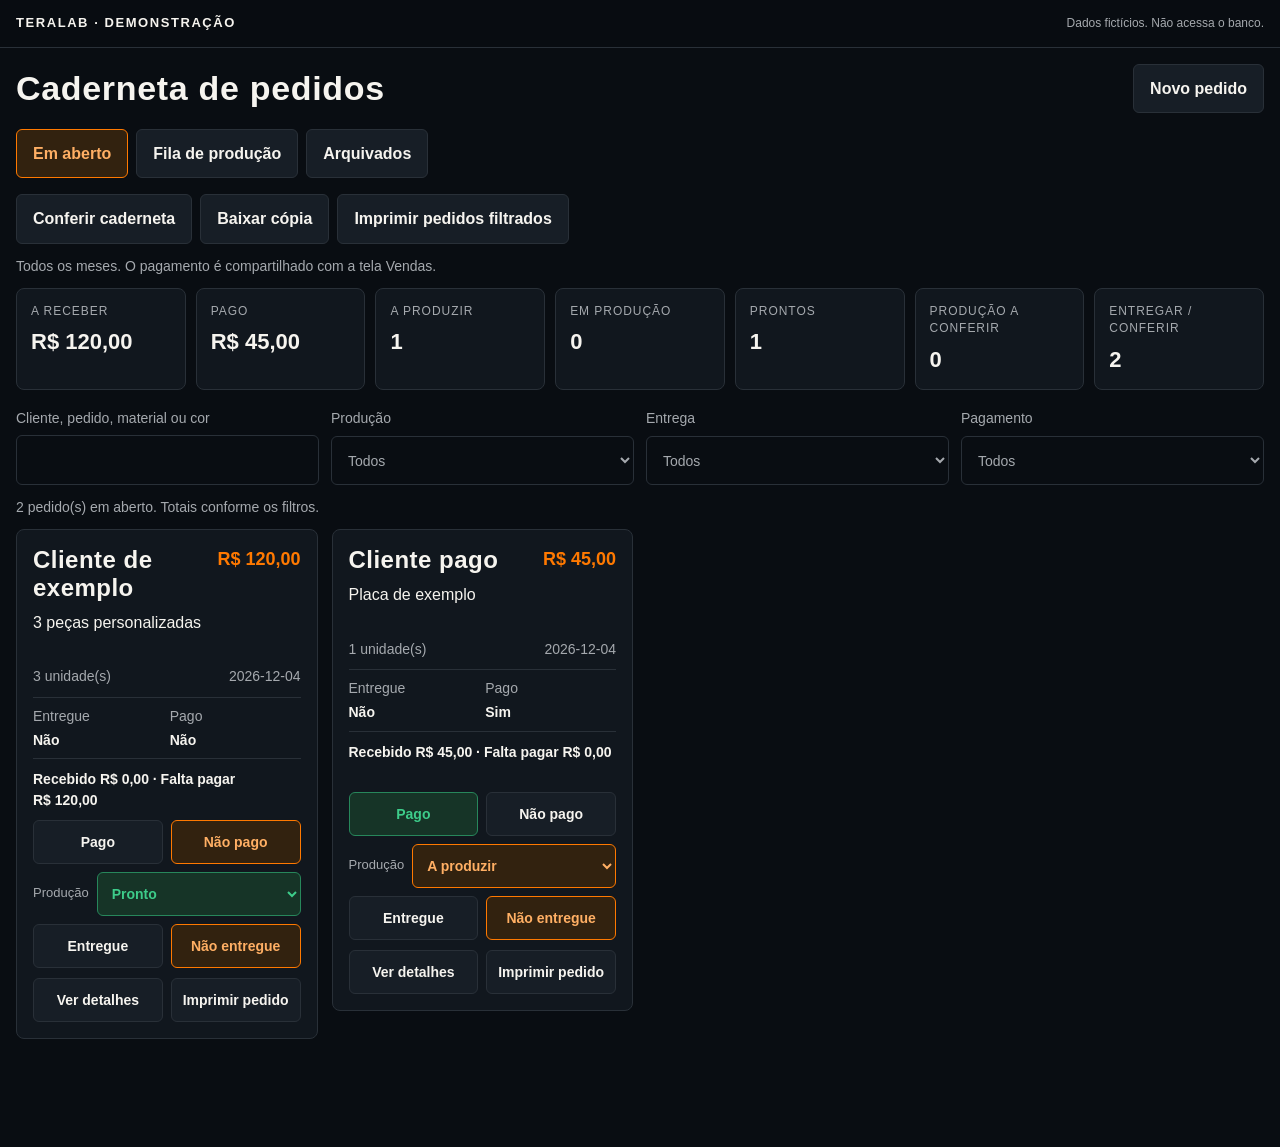
<file: app/teste-pedidos.html>
<!doctype html><html lang="pt-BR"><head><meta charset="utf-8"><meta name="viewport" content="width=device-width,initial-scale=1"><title>Demonstração dos pedidos — dados fictícios</title><link rel="stylesheet" href="./styles.css"></head><body><header class="topbar"><strong>TeraLab · demonstração</strong><small>Dados fictícios. Não acessa o banco.</small></header><div id="toast" hidden></div><main id="content" class="content"></main><script src="./pedidos-core.js"></script><script src="./pedidos-print.js"></script><script>const $=(s,r=document)=>r.querySelector(s),$$=(s,r=document)=>[...r.querySelectorAll(s)];
const money=v=>new Intl.NumberFormat('pt-BR',{style:'currency',currency:'BRL'}).format(Number(v)||0);
const esc=s=>String(s??'').replace(/[&<>"']/g,c=>({'&':'&amp;','<':'&lt;','>':'&gt;','"':'&quot;',"'":'&#39;'}[c]));
const todayISO=()=>new Date().toLocaleDateString('en-CA',{timeZone:'America/Sao_Paulo'});
const saleTotal=v=>Number(v.quantidade)*Number(v.valor_unit)-Number(v.desconto||0);
const session={user:{id:'demo'}},perfil={id:'demo',aprovado:true};let view='pedidos';
function toast(s){$('#toast').textContent=s;$('#toast').hidden=false;setTimeout(()=>$('#toast').hidden=true,2000);}
function errBox(el,e){el.hidden=false;el.textContent=e.message;}
const records=[
{id:crypto.randomUUID(),...TeraPedidos.payload({cliente:'Cliente de exemplo',descricao:'3 peças personalizadas',quantidade:3,total:120,data:todayISO(),tipo:'3d',pronto:true,entregue:false,status:'pendente',gramas:100,horas:5,embalagens:3,obs:'Somente demonstração local.'},TeraPedidos.defaults,'demo')},
{id:crypto.randomUUID(),...TeraPedidos.payload({cliente:'Cliente pago',descricao:'Placa de exemplo',quantidade:1,total:45,data:todayISO(),tipo:'3d',pronto:false,entregue:false,status:'pago',gramas:null,horas:null,embalagens:null,obs:''},TeraPedidos.defaults,'demo')}
];
const sb={from(name){if(name!=='vendas')throw Error('Tabela incorreta');let filters=[],payload=null,mode='read',range=[0,999];
const q={select(){return q;},order(){return q;},range(a,b){range=[a,b];return q;},eq(k,v){filters.push([k,v]);return q;},is(k,v){filters.push([k,v]);return q;},update(x){payload=x;mode='update';return q;},upsert(x){payload=x;mode='insert';return q;},then(resolve,reject){return Promise.resolve().then(()=>{
let result=records.filter(r=>filters.every(([k,v])=>r[k]===v));
if(mode==='update'){for(const r of result)Object.assign(r,payload);}
if(mode==='insert'){if(records.some(r=>r.id===payload.id))result=[];else{records.push(payload);result=[payload];}}
return {data:structuredClone(result.slice(range[0],range[1]+1)),error:null};
}).then(resolve,reject);}};return q;}};
</script><script src="./pedidos.js"></script><script>renderPedidos(document.querySelector("#content"));</script></body></html>
</file>
<file: style.css>
[hidden]{display:none!important}
:root{
  --bg:#090d12;
  --panel:#11171e;
  --orange:#ff7900;
  --text:#f6f4ef;
  --muted:#a5a9ae;
  --border:#293038;
}
*{box-sizing:border-box}
html{scroll-behavior:smooth;scroll-padding-top:96px}
body{margin:0;background:var(--bg);color:var(--text);font-family:'DM Sans',Arial,sans-serif;font-size:16px;line-height:1.5}
body.menu-open{overflow:hidden}
a{color:inherit;text-decoration:none}
button,input,textarea,select{font:inherit}
button,a,input,select,textarea{-webkit-tap-highlight-color:transparent}
button{cursor:pointer}
button:disabled{cursor:not-allowed;opacity:.5}
button:focus-visible,a:focus-visible,input:focus-visible,textarea:focus-visible,select:focus-visible{outline:2px solid var(--orange);outline-offset:4px}
h1,h2,h3,p{margin:0}
h1,h2,h3{font-family:'Barlow Condensed','Arial Narrow',Arial,sans-serif;line-height:.98;font-weight:600}
em{font-style:normal;color:var(--orange)}
small{color:#8a9198;font-size:12px;line-height:1.7}

.skip-link{position:absolute;left:16px;top:-80px;z-index:100;background:var(--orange);color:#080d12;padding:12px 16px;font-size:14px;font-weight:700;border-radius:3px}
.skip-link:focus{top:12px}

header{position:sticky;top:0;z-index:30;height:92px;max-width:1600px;margin:auto;padding:0 5%;display:flex;align-items:center;justify-content:space-between;gap:24px;border-bottom:1px solid var(--border);background:rgba(9,13,18,.94);backdrop-filter:blur(12px)}
.brand{flex-shrink:0}
.logo{display:flex;flex-direction:column;align-items:flex-start;gap:3px;line-height:1}
.logo-word{font-family:'Barlow Condensed','Arial Narrow',Arial,sans-serif;font-weight:800;font-size:32px;letter-spacing:.14em;color:#fff}
.logo-tag{font-size:12px;letter-spacing:.14em;text-transform:uppercase;color:var(--muted);display:flex;align-items:center;gap:8px}
.logo-tag::before,.logo-tag::after{content:"";width:14px;height:1px;background:var(--orange)}
nav{display:flex;align-items:center;gap:28px;font-size:14px;color:#c2c5c9}
nav a:hover,.line-link:hover,.project-card a:hover{color:var(--orange)}
.head-actions{display:flex;gap:16px;align-items:center;margin-left:auto}
.menu-toggle{display:none;width:44px;height:44px;border:1px solid var(--border);border-radius:4px;background:none;padding:0;position:relative}
.menu-toggle span{position:absolute;left:12px;right:12px;height:2px;background:#fff;transition:transform .2s,opacity .2s,top .2s}
.menu-toggle span:nth-child(1){top:15px}
.menu-toggle span:nth-child(2){top:21px}
.menu-toggle span:nth-child(3){top:27px}
.menu-toggle[aria-expanded="true"] span:nth-child(1){top:21px;transform:rotate(45deg)}
.menu-toggle[aria-expanded="true"] span:nth-child(2){opacity:0}
.menu-toggle[aria-expanded="true"] span:nth-child(3){top:21px;transform:rotate(-45deg)}
.bag{background:none;border:1px solid var(--border);border-radius:4px;color:white;padding:11px 14px;font-size:13px;display:flex;gap:12px;align-items:center;min-height:44px}
.bag b{display:grid;place-items:center;background:var(--orange);color:#121212;border-radius:2px;width:22px;height:22px;font-size:12px}

.hero{display:grid;grid-template-columns:1.05fr .95fr;max-width:1600px;margin:auto;min-height:640px}
.hero-copy{padding:72px 8% 36px 10%;display:flex;flex-direction:column;align-items:flex-start}
.eyebrow{font-size:12px;font-weight:700;letter-spacing:.16em;text-transform:uppercase;color:var(--orange);display:flex;align-items:center;gap:10px}
.eyebrow i{width:7px;height:7px;border-radius:50%;background:var(--orange)}
h1{font-size:clamp(48px,6vw,92px);letter-spacing:-1.5px;margin:28px 0 22px}
.hero-copy>p{color:var(--muted);font-size:16px;line-height:1.7;max-width:440px}
.hero-actions{display:flex;align-items:center;flex-wrap:wrap;gap:22px;margin:32px 0 48px}
.button{display:inline-flex;align-items:center;justify-content:space-between;gap:20px;padding:16px 22px;border-radius:3px;border:0;font-size:13px;font-weight:700;transition:background .2s,transform .2s,border-color .2s;min-height:48px}
.orange{background:var(--orange);color:#080d12}
.orange:hover{background:#ff963b;transform:translateY(-2px)}
.line-link{font-size:14px;border-bottom:1px solid #555;padding:14px 0}
.line-link span{margin-left:12px}
.hero-bottom{margin-top:auto;display:flex;justify-content:space-between;gap:16px;width:100%;font-size:12px;letter-spacing:.12em;text-transform:uppercase;color:#8e959e}
.hero-visual{position:relative;overflow:hidden;min-height:640px;background:#070b10;display:flex;align-items:center;padding:48px 8%}
.hero-grid{position:absolute;inset:0;background-image:linear-gradient(rgba(255,121,0,.07) 1px,transparent 1px),linear-gradient(90deg,rgba(255,121,0,.07) 1px,transparent 1px);background-size:44px 44px;mask-image:radial-gradient(ellipse at 70% 40%,#000 20%,transparent 80%)}
.hero-glow{position:absolute;width:420px;height:420px;right:-60px;top:10%;border-radius:50%;background:radial-gradient(circle,rgba(255,121,0,.22),transparent 68%);pointer-events:none}
.hero-cards{position:relative;z-index:1;display:flex;flex-direction:column;gap:18px;width:100%;max-width:420px;margin-left:auto}
.hero-card{border:1px solid var(--border);background:rgba(17,23,30,.86);padding:28px 26px;backdrop-filter:blur(8px)}
.hero-card span{display:block;font-size:12px;letter-spacing:.14em;text-transform:uppercase;color:var(--orange);margin-bottom:12px}
.hero-card strong{display:block;font-family:'Barlow Condensed','Arial Narrow',Arial,sans-serif;font-size:32px;font-weight:600;margin-bottom:8px}
.hero-card p{color:var(--muted);font-size:14px;line-height:1.6}

.ticker{background:var(--orange);color:#0a0e13;padding:16px 0;overflow:hidden;white-space:nowrap}
.ticker-track{display:flex;width:max-content;animation:ticker 32s linear infinite}
.ticker-group{display:flex;align-items:center;gap:28px;padding-right:28px;font-size:13px;font-weight:700;letter-spacing:.16em;text-transform:uppercase}
.ticker b{font-size:22px;line-height:1}
@keyframes ticker{from{transform:translateX(0)}to{transform:translateX(-50%)}}

.section{padding:90px 5%;max-width:1600px;margin:auto}
.section-top{display:flex;justify-content:space-between;align-items:flex-end;gap:30px;margin-bottom:40px}
h2{font-size:clamp(40px,5vw,58px);letter-spacing:-.5px;margin-top:16px}
h2 span{color:#83898f}
.section-top>p{color:var(--muted);font-size:15px;line-height:1.7;max-width:340px;padding-bottom:3px}

.service-grid{display:grid;grid-template-columns:1fr 1fr;gap:24px}
.service-card{background:var(--panel);border:1px solid var(--border);padding:36px 32px;display:flex;flex-direction:column;align-items:flex-start;min-height:100%}
.service-card h3{font-size:40px;margin:16px 0 14px}
.service-card>p{color:var(--muted);font-size:15px;line-height:1.7;margin-bottom:8px}
.service-card ul{margin:16px 0 28px;padding:0;list-style:none;width:100%}
.service-card li{position:relative;padding:10px 0 10px 22px;border-top:1px solid var(--border);font-size:15px;color:#d5d7da}
.service-card li:before{content:"";position:absolute;left:0;top:18px;width:8px;height:8px;background:var(--orange);border-radius:50%}
.service-card .button{margin-top:auto;width:100%}

.subhead{font-family:'Barlow Condensed','Arial Narrow',Arial,sans-serif;font-size:22px;letter-spacing:.08em;text-transform:uppercase;color:var(--orange);margin:10px 0 20px}
.portfolio .subhead:not(:first-of-type){margin-top:48px}
.project-grid{display:grid;grid-template-columns:repeat(3,1fr);gap:18px}
.project-card{border:1px solid var(--border);background:#11171e;padding:26px 24px;display:flex;flex-direction:column;align-items:flex-start;gap:10px;min-height:100%}
.project-card small{color:var(--orange);font-size:12px;letter-spacing:.12em;text-transform:uppercase}
.project-card h3{font-size:30px;line-height:1.05}
.project-card p{font-size:14px;color:var(--muted);line-height:1.65}
.project-card a{margin-top:auto;padding-top:8px;font-size:14px;color:var(--orange);font-weight:600}

.catalog-toolbar{display:flex;justify-content:space-between;gap:20px;border-bottom:1px solid var(--border);padding:8px 0 20px}
.filters{display:flex;gap:8px;flex-wrap:wrap}
.filters button{border:1px solid var(--border);color:#a9adb3;background:none;border-radius:30px;padding:10px 16px;font-size:13px;min-height:44px}
.filters button.active{border-color:var(--orange);background:var(--orange);color:#070c11}
.search{display:flex;align-items:center;gap:10px;width:220px;flex-shrink:0}
.search input{border:0!important;background:none!important;padding:10px 0!important;color:white;min-width:0;font-size:14px}
.search>span{font-size:22px;color:var(--muted)}
.empty-catalog{text-align:center;padding:65px 20px;border-bottom:1px solid var(--border)}
.empty-catalog .empty-icon{font-size:40px;color:var(--orange);display:block;margin-bottom:17px}
.empty-catalog h3{font-size:34px}
.empty-catalog p{font-size:14px;color:var(--muted);line-height:1.7;max-width:440px;margin:15px auto 22px}
.empty-catalog a{color:var(--orange);font-size:14px}
.catalog-note{display:flex;gap:22px;align-items:center;margin-top:28px}
.catalog-note>span{font-size:32px;color:var(--orange)}
.catalog-note p{font-size:14px;color:var(--muted);line-height:1.7}
.catalog-note strong{color:var(--text);font-weight:500}
.catalog-note a{margin-left:auto;font-size:13px;border-bottom:1px solid #888;padding-bottom:6px}
.product-grid{display:grid;grid-template-columns:repeat(3,1fr);gap:22px;padding:30px 0}
.product-card{border:1px solid var(--border);background:#11171e}
.product-media{position:relative}
.product-media>img{width:100%;aspect-ratio:1;object-fit:cover;background:#1c232b;display:block}
.product-badge{position:absolute;left:10px;bottom:10px;background:rgba(9,13,18,.86);color:#f6f4ef;font-size:12px;letter-spacing:.06em;text-transform:uppercase;padding:6px 8px;border-radius:2px;line-height:1.2}
.product-thumbs{display:flex;gap:6px;padding:8px 10px 0;overflow-x:auto}
.product-thumbs button{flex:0 0 48px;width:48px;height:48px;padding:0;border:1px solid var(--border);border-radius:3px;background:#1c232b;overflow:hidden}
.product-thumbs button.active{border-color:var(--orange)}
.product-thumbs img{width:100%;height:100%;object-fit:cover;display:block}
.product-body{padding:20px}
.product-body small{color:var(--orange);font-size:12px;letter-spacing:.08em}
.product-body h3{font-size:28px;margin:12px 0}
.product-body p{font-size:14px;color:var(--muted);line-height:1.6;margin-bottom:16px}
.product-body strong{display:block;font-size:16px;margin-bottom:16px}
.product-body button,.product-body a.button{width:100%}

.custom{background:#12171d;display:grid;grid-template-columns:1fr 1fr;gap:10%;border-top:1px solid var(--border);border-bottom:1px solid var(--border)}
.custom-intro>p{font-size:15px;line-height:1.8;color:var(--muted);margin:24px 0;max-width:380px}
.custom-points{display:flex;flex-direction:column;margin:28px 0;gap:18px}
.custom-points>span{font-size:12px;color:var(--orange);display:flex;gap:22px;letter-spacing:.06em}
.custom-points b{color:var(--text);font-size:15px;font-weight:500;letter-spacing:0}
form{display:flex;flex-direction:column;gap:18px}
form h3{font-size:32px;margin:0 0 6px}
label{display:flex;flex-direction:column;font-size:13px;gap:8px;color:#e5e6e8}
input,textarea,select{width:100%;border:1px solid #343b43;border-radius:3px;color:var(--text);padding:13px 14px;background:#191f26;font-size:15px;line-height:1.5}
textarea{resize:vertical}
select{color-scheme:dark}
input::placeholder,textarea::placeholder{color:#78818b}
.form-row{display:grid;grid-template-columns:2fr 1fr;gap:16px}
.optional{color:#818a92;font-size:12px}
fieldset{border:0;padding:0;margin:0}
.type-picker legend{font-size:13px;margin-bottom:10px}
.type-options{display:grid;grid-template-columns:1fr 1fr;gap:10px}
.type-option{cursor:pointer}
.type-option input{position:absolute;opacity:0;pointer-events:none}
.type-option span{display:flex;align-items:center;justify-content:center;min-height:48px;border:1px solid var(--border);border-radius:3px;font-size:14px;font-weight:600}
.type-option input:checked+span{border-color:var(--orange);background:var(--orange);color:#080d12}
.type-option input:focus-visible+span{outline:2px solid var(--orange);outline-offset:4px}

.process h2{margin-bottom:44px}
.steps{display:grid;grid-template-columns:repeat(3,1fr);gap:36px}
.steps article{border-top:1px solid #43484f;padding-top:24px}
.steps article>span{font-size:12px;letter-spacing:.12em;text-transform:uppercase;color:var(--orange)}
.steps h3{font-size:32px;line-height:1.1;margin:22px 0 16px}
.steps p{font-size:15px;line-height:1.7;color:var(--muted);max-width:300px}

.contact{display:flex;align-items:center;justify-content:space-between;gap:28px;background:#151b22;border-bottom:1px solid var(--border);padding-top:64px;padding-bottom:64px}
.contact h2{font-size:clamp(36px,4.5vw,52px)}
.contact-actions{display:flex;flex-direction:column;gap:12px;min-width:min(100%,280px)}
.contact .button,.outline{width:100%;justify-content:center}
.outline{color:white;background:none;border:1px solid var(--border)}
.outline:hover{border-color:var(--orange);color:var(--orange);transform:none}

footer{max-width:1600px;margin:auto;padding:50px 5% 24px;display:flex;gap:25px;justify-content:space-between;flex-wrap:wrap}
footer b{font-family:'Barlow Condensed','Arial Narrow',Arial,sans-serif;font-size:32px;font-weight:800;letter-spacing:.12em}
footer p{font-size:14px;color:var(--muted);margin-top:8px}
footer>div:nth-child(2){display:flex;flex-direction:column;gap:12px;font-size:15px;align-items:flex-start}
footer>div:nth-child(2)>span{font-size:12px;letter-spacing:.12em;text-transform:uppercase;color:var(--muted)}
footer>small{border-top:1px solid var(--border);padding-top:22px;width:100%;margin-top:16px;font-size:12px}

dialog{color:var(--text);background:#11171e;border:1px solid #343e49;border-radius:6px;width:min(570px,94vw);max-height:90dvh;padding:30px}
dialog::backdrop{background:#000b;backdrop-filter:blur(5px)}
.modal-head{display:flex;justify-content:space-between;align-items:flex-start;margin-bottom:25px;gap:20px}
.modal-head h2{font-size:35px;margin-top:12px}
.close{background:none;color:#fff;border:1px solid #444;font-size:25px;width:40px;height:40px;border-radius:50%;line-height:1;flex-shrink:0}
.modal-note{font-size:13px;color:var(--muted);line-height:1.7;margin:20px 0}
#cart-title-count{font-size:20px;color:var(--orange);margin-left:8px}
#toast{position:fixed;bottom:20px;left:50%;transform:translateX(-50%);padding:14px 22px;background:var(--orange);color:#070d13;z-index:40;display:none;font-size:14px;font-weight:600;border-radius:3px}
.cart-row{display:grid;grid-template-columns:1fr auto;gap:12px;padding:20px 0;border-bottom:1px solid var(--border)}
.cart-row h3{font:600 16px 'DM Sans',sans-serif}
.cart-row p{font-size:14px;color:var(--muted);margin-top:7px}
.cart-row button{background:none;border:1px solid #4d555e;color:white;border-radius:3px;padding:6px 12px;min-width:36px;min-height:36px}
.quantity{display:flex;align-items:center;gap:10px;font-size:14px}
.cart-total{display:flex;justify-content:space-between;margin-top:22px;font-size:16px}

@media(min-width:1600px){body{max-width:1800px;margin:auto}}
@media(max-width:1000px){
  header{padding:0 4%;gap:16px}
  nav{gap:18px;font-size:13px}
  .hero-copy{padding:56px 7%}
  .hero,.hero-visual{min-height:560px}
  .service-card h3{font-size:34px}
  .project-grid{grid-template-columns:1fr 1fr}
  .custom{gap:6%}
  .section{padding:72px 5%}
}
@media(max-width:860px){
  .menu-toggle{display:block;order:2}
  .head-actions{order:1;margin-left:auto}
  nav{display:none;position:absolute;top:100%;left:0;right:0;width:100%;height:calc(100dvh - 92px);background:#090d12;flex-direction:column;align-items:stretch;justify-content:flex-start;gap:0;padding:12px 6% 40px;overflow:auto;z-index:29}
  nav.is-open{display:flex}
  nav a{padding:18px 0;border-bottom:1px solid var(--border);font-size:24px;font-family:'Barlow Condensed','Arial Narrow',Arial,sans-serif;letter-spacing:.04em}
  .hero{grid-template-columns:1fr}
  .hero-copy{padding:44px 6% 28px}
  .hero-visual{min-height:auto;padding:16px 6% 48px}
  .hero-cards{max-width:none;margin:0}
  .hero-bottom{margin-top:12px}
  .section{padding:56px 6%}
  .section-top{display:block}
  .section-top>p{margin-top:18px;max-width:none}
  .service-grid,.steps,.custom,.form-row,.type-options,.project-grid,.product-grid{grid-template-columns:1fr}
  .catalog-toolbar{flex-direction:column}
  .search{width:100%;padding:0 12px;background:#141a21;border-radius:3px}
  .search input{width:100%}
  .catalog-note{flex-wrap:wrap}
  .catalog-note a{margin-left:0;width:100%;padding:10px 0}
  .contact{flex-direction:column;align-items:flex-start}
  .contact-actions{width:100%}
  .bag{font-size:0;padding:10px;gap:0}
  .bag b{font-size:12px}
  footer{padding:36px 6% 20px}
}
@media(prefers-reduced-motion:reduce){
  html{scroll-behavior:auto}
  *{transition:none!important}
  .ticker-track{animation:none;flex-wrap:wrap;width:auto;justify-content:center}
  .ticker-group:last-child{display:none}
  .ticker{white-space:normal}
}

.share-catalog{display:flex;flex-wrap:wrap;align-items:center;gap:10px;margin-top:16px}
.share-catalog .share-opt{background:none;border:1px solid currentColor;color:inherit;opacity:.8;font:inherit;font-size:13px;padding:8px 12px;border-radius:999px;cursor:pointer;text-decoration:none}
.share-catalog .share-opt:hover{opacity:1}
.share-msg{font-size:13px;opacity:.8;width:100%}
.wa-fab{position:fixed;right:16px;bottom:calc(16px + env(safe-area-inset-bottom));z-index:35;display:flex;align-items:center;gap:8px;background:#25D366;color:#fff;text-decoration:none;font-weight:700;font-size:15px;padding:12px 16px;border-radius:999px;box-shadow:0 6px 20px rgba(0,0,0,.35)}
.wa-fab:hover{filter:brightness(1.05)}
@media(max-width:480px){.wa-fab span{display:none}.wa-fab{padding:14px}}
</file>
<file: app/styles.css>
:root{
  --bg:#090d12;
  --panel:#11171e;
  --panel2:#171e26;
  --orange:#ff7900;
  --text:#f6f4ef;
  --muted:#a5a9ae;
  --border:#293038;
  --danger:#ff5c5c;
  --ok:#3dcc8a;
  --safe-bottom:env(safe-area-inset-bottom, 0px);
}
*{box-sizing:border-box}
html,body{margin:0;background:var(--bg);color:var(--text);font-family:'DM Sans',Arial,sans-serif;font-size:16px;line-height:1.45}
body{min-height:100dvh}
button,input,select,textarea{font:inherit;color:inherit}
button{cursor:pointer}
h1,h2,h3,p{margin:0}
h1,h2,h3{font-family:'Barlow Condensed','Arial Narrow',Arial,sans-serif;font-weight:700;letter-spacing:.02em}
[hidden]{display:none!important}
.screen{min-height:100dvh}
.center{display:grid;place-items:center;padding:28px 18px 40px}
.brand-mark{font-family:'Barlow Condensed','Arial Narrow',Arial,sans-serif;font-weight:800;letter-spacing:.18em;font-size:28px}
.tag{color:var(--orange);font-size:12px;letter-spacing:.14em;text-transform:uppercase;margin:6px 0 18px}
.auth-card{width:min(420px,100%);background:var(--panel);border:1px solid var(--border);padding:28px 22px;border-radius:8px}
.auth-card h1{font-size:40px;margin-bottom:18px}
.auth-card form{display:grid;gap:12px}
label{display:grid;gap:6px;font-size:14px;color:var(--muted)}
input,select,textarea{background:var(--bg);border:1px solid var(--border);border-radius:6px;padding:14px 12px;min-height:48px;width:100%}
textarea{min-height:96px;resize:vertical}
input:focus,select:focus,textarea:focus,button:focus-visible{outline:2px solid var(--orange);outline-offset:2px}
.btn{display:inline-flex;align-items:center;justify-content:center;gap:8px;min-height:48px;padding:12px 16px;border-radius:6px;border:1px solid var(--border);background:var(--panel2);color:var(--text);font-weight:700}
.btn.primary{background:var(--orange);color:#080d12;border-color:var(--orange);width:100%}
.btn.danger{background:transparent;color:var(--danger);border-color:#5a2a2a}
.btn.link{background:none;border:0;color:var(--muted);width:100%}
.btn.icon{min-width:48px;padding:10px 12px;font-size:13px}
.btn:disabled{opacity:.5;cursor:not-allowed}
.error{color:var(--danger);font-size:14px}
#toast{position:fixed;left:50%;bottom:96px;transform:translateX(-50%);background:var(--orange);color:#080d12;padding:12px 16px;border-radius:6px;font-weight:700;z-index:50;max-width:90%}
.topbar{position:sticky;top:0;z-index:10;display:flex;justify-content:space-between;align-items:center;gap:12px;padding:14px 16px;background:rgba(9,13,18,.94);border-bottom:1px solid var(--border);backdrop-filter:blur(10px)}
.topbar strong{display:block;letter-spacing:.12em;text-transform:uppercase;font-size:13px}
.topbar small{color:var(--muted);font-size:12px}
.topbar-actions{display:flex;gap:8px}
.content{padding:16px 16px 108px}
.section-head{display:flex;justify-content:space-between;align-items:flex-end;gap:12px;margin-bottom:16px}
.section-head h2{font-size:34px}
.row{display:flex;gap:8px;flex-wrap:wrap;align-items:center}
.grid-cards{display:grid;grid-template-columns:1fr 1fr;gap:10px;margin-bottom:18px}
.stat{background:var(--panel);border:1px solid var(--border);border-radius:8px;padding:14px}
.stat span{display:block;color:var(--muted);font-size:12px;letter-spacing:.08em;text-transform:uppercase;margin-bottom:6px}
.stat strong{font-size:22px;font-family:'Barlow Condensed',sans-serif}
.stat.wide{grid-column:1/-1}
.list{display:grid;gap:10px}
.card{background:var(--panel);border:1px solid var(--border);border-radius:8px;padding:14px;display:grid;gap:8px}
.card h3{font-size:22px}
.card .meta{color:var(--muted);font-size:13px;display:flex;flex-wrap:wrap;gap:8px 12px}
.thumb{width:72px;height:72px;object-fit:cover;border-radius:6px;background:#0b1016;border:1px solid var(--border)}
.prod-row{display:grid;grid-template-columns:72px 1fr auto;gap:12px;align-items:center}
.badge{display:inline-flex;align-items:center;padding:4px 8px;border-radius:999px;font-size:11px;font-weight:700;letter-spacing:.06em;text-transform:uppercase}
.badge.ok{background:#163427;color:var(--ok)}
.badge.warn{background:#3a2a12;color:var(--orange)}
.form{display:grid;gap:12px}
.photos{display:flex;gap:8px;flex-wrap:wrap}
.photos img{width:84px;height:84px;object-fit:cover;border-radius:6px}
.photos .photo{position:relative}
.photos .photo button{position:absolute;top:-6px;right:-6px;width:28px;height:28px;border-radius:50%;border:0;background:var(--danger);color:#fff;min-height:28px;padding:0}
.margin-box{background:var(--panel2);border:1px dashed var(--border);border-radius:6px;padding:12px}
.tabbar{position:fixed;left:0;right:0;bottom:0;display:flex;overflow-x:auto;gap:4px;padding:8px 8px calc(8px + var(--safe-bottom));background:rgba(9,13,18,.96);border-top:1px solid var(--border);z-index:20}
.tabbar button{flex:1 0 65px}
.pedido-cols,.pedido-filters{display:grid;grid-template-columns:repeat(auto-fit,minmax(155px,1fr));gap:12px}
.pedido-filters>.btn{align-self:end}
.pedido-hint,.pedido-note,.pedido-count{font-size:14px;color:var(--muted);margin:12px 0;white-space:pre-wrap;overflow-wrap:anywhere}
.pedido-status{display:flex;gap:20px;flex-wrap:wrap;margin:4px 0}
.pedido-status dt{color:var(--muted);font-size:14px}
.pedido-status dd{font-size:16px;margin:4px 0;font-weight:700}
.pedido-card h3{overflow-wrap:anywhere}
#pedido-costs{border:1px solid var(--border);border-radius:8px;padding:14px;min-width:0}
#pedido-costs legend{padding:0 6px}
#pedido-costs summary{cursor:pointer;padding:12px 0}
.tabbar button{background:none;border:0;color:var(--muted);font-size:11px;font-weight:700;min-height:56px;border-radius:8px}
.tabbar button.active{color:var(--text);background:var(--panel)}
.tabbar .tab-plus{background:var(--orange);color:#080d12}
.tabbar .tab-plus.active{background:#ff963b;color:#080d12}
.empty{color:var(--muted);padding:28px 8px;text-align:center}
.switch{display:flex;justify-content:space-between;align-items:center;gap:12px;background:var(--panel);border:1px solid var(--border);border-radius:6px;padding:12px}
.check{display:flex;align-items:center;gap:10px;min-height:48px}
.check input{width:22px;height:22px;min-height:0;accent-color:var(--orange)}
@media (min-width:720px){
  .content{max-width:760px;margin:0 auto}
  .grid-cards{grid-template-columns:repeat(4,1fr)}
  .stat.wide{grid-column:auto}
}

.calc-frame{display:block;width:100%;height:calc(100vh - 190px);min-height:480px;border:0;border-radius:12px;background:#E7E4DD}
.share-box{background:var(--panel);border:1px solid var(--border);border-radius:12px;padding:14px;margin:4px 0 18px}
.share-box h3{margin:0 0 4px}
.share-box p{margin:0 0 12px;color:var(--muted);font-size:14px}
.share-row{display:flex;flex-wrap:wrap;gap:8px}
.share-row .btn{flex:1;min-width:110px;text-align:center;text-decoration:none}
.pedido-actions{display:flex;flex-wrap:wrap;gap:8px;border-top:1px solid var(--border);padding-top:12px}
.pedido-actions .btn{flex:1 1 130px;font-size:14px}
.pedido-actions .btn[aria-pressed="true"]{border-color:var(--orange);background:#32220f;color:#ffaf64}
.pedido-money{font-weight:700;font-size:16px}
.pedido-dialog{width:min(520px,calc(100% - 24px));max-height:90dvh;overflow:auto;background:var(--panel);color:var(--text);border:1px solid var(--border);border-radius:12px;padding:22px}
.pedido-dialog::backdrop{background:#000b}
.pedido-dialog h2{font-size:30px}
.pedido-dialog .row .btn{flex:1;min-width:130px}
.pedido-payment-preview{background:var(--panel2);padding:12px;border-radius:6px;font-weight:700}
.pedido-print-dialog{width:min(980px,calc(100% - 24px))}
.pedido-print-controls{display:grid;gap:12px;margin-bottom:20px}
.pedido-print-sheet{display:grid;grid-template-columns:repeat(2,minmax(0,1fr));gap:12px;background:white;color:#111;padding:16px;font-family:Arial,sans-serif}
.pedido-ticket{padding:16px;border:1px dashed #555;break-inside:avoid;page-break-inside:avoid;display:grid;align-content:start;gap:12px;overflow-wrap:anywhere;min-width:0;font-size:14px}
.pedido-ticket header{display:flex;justify-content:space-between;gap:12px;font-size:12px}
.pedido-ticket h2{font:700 24px Arial,sans-serif}
.pedido-ticket-desc{white-space:pre-wrap;font-size:16px}
.pedido-ticket-values{display:grid;gap:4px;border-block:1px solid #bbb;padding-block:10px}
.pedido-ticket-values p{display:flex;justify-content:space-between;gap:12px}
.pedido-ticket-checks{display:flex;flex-wrap:wrap;gap:8px 12px}
.pedido-ticket-write{line-height:2;overflow-wrap:anywhere}
.content:has(.pedido-list){max-width:1280px}
.pedido-list{grid-template-columns:repeat(auto-fill,minmax(min(100%,280px),1fr));align-items:start;gap:14px}
.pedido-compact{gap:10px;padding:16px}
.pedido-card-head{display:flex;justify-content:space-between;align-items:flex-start;gap:12px}
.pedido-card-head h3{font-size:24px;line-height:1.15;min-width:0}
.pedido-card-head>strong{white-space:nowrap;color:var(--orange);font-size:18px}
.pedido-card-desc{font-size:16px;line-height:1.4;min-height:2.8em;display:-webkit-box;-webkit-line-clamp:2;-webkit-box-orient:vertical;overflow:hidden;overflow-wrap:anywhere}
.pedido-compact .meta{font-size:14px;justify-content:space-between}
.pedido-compact .pedido-status{display:grid;grid-template-columns:repeat(2,minmax(0,1fr));gap:6px;padding-block:8px;border-block:1px solid var(--border);margin:0}
.pedido-compact .pedido-status dd{font-size:14px;margin:4px 0 0}
.pedido-compact .pedido-money{font-size:14px;min-height:40px;line-height:1.45}
.pedido-compact .pedido-actions{display:grid;grid-template-columns:1fr 1fr;border:0;padding:0;gap:8px}
.pedido-compact .pedido-actions .btn,.pedido-card-footer .btn{min-height:44px;padding:8px;font-size:14px}
.pedido-card-footer{display:grid;grid-template-columns:1fr 1fr;gap:8px}
.pedido-filamento{font-size:14px;color:var(--muted);overflow-wrap:anywhere;white-space:pre-wrap}
.pedido-filamento strong{color:var(--text)}
.venda-cliente,.venda-item{min-width:0;margin:0;padding:14px;gap:12px}
.venda-cliente legend,.venda-item legend{padding:0 6px;font-weight:700}
.venda-cliente .pedido-hint{margin:0}
.venda-cliente-busca{display:grid;gap:8px}
.venda-clientes-resultados{display:grid;gap:4px;list-style:none;margin:0;padding:0;max-height:16rem;overflow:auto}
.venda-clientes-resultados button{width:100%;min-height:44px;text-align:left;padding:8px 12px;background:var(--panel2);border:1px solid var(--border);border-radius:6px;overflow-wrap:anywhere}
.venda-clientes-resultados button:hover{border-color:var(--orange)}
.venda-clientes-resultados button:focus-visible{outline-offset:-2px}
.venda-cliente-escolhido{display:flex;justify-content:space-between;gap:10px;align-items:center;flex-wrap:wrap;padding:12px;border:1px solid var(--border);border-radius:6px;background:var(--panel2)}
.venda-cliente-escolhido strong{display:block;overflow-wrap:anywhere}
.venda-item-rodape,.cliente-card{display:flex;justify-content:space-between;align-items:center;gap:12px;flex-wrap:wrap}
.cliente-card h3,.cliente-card p{overflow-wrap:anywhere}
.cliente-card p{color:var(--muted)}
.clientes-list{margin-top:14px}
.pedido-summary{grid-template-columns:repeat(auto-fit,minmax(min(100%,148px),1fr))}
.pedido-actions .btn:is([data-status-action="paid"],[data-status-action="delivered"])[aria-pressed="true"]{border-color:#27875b;background:#163427;color:var(--ok)}
.pedido-producao{grid-column:1/-1;display:grid;grid-template-columns:auto minmax(0,1fr);align-items:center;gap:8px;color:var(--muted);font-size:13px}
.pedido-producao select{min-height:44px;padding:8px 10px;color:var(--text);font-size:14px;font-weight:700;color-scheme:dark}
.pedido-producao select[data-production="nao"]{border-color:var(--orange);background:#32220f;color:#ffaf64}
.pedido-producao select[data-production="em-producao"]{border-color:#448de0;background:#142d4a;color:#9ac8ff}
.pedido-producao select[data-production="sim"]{border-color:#27875b;background:#163427;color:var(--ok)}
.pedido-view-button[aria-pressed="true"]{border-color:var(--orange);background:#32220f;color:#ffaf64}
.pedido-toolbar,#pedido-queue{margin-top:16px}
#pedido-queue-title{margin-bottom:16px}
.pedido-queue-group{margin-top:16px}
.pedido-queue-group h4{margin:0 0 8px;font-size:15px}
.pedido-queue-group h4 span,.pedido-queue-details p{color:var(--muted)}
.pedido-queue-list{display:grid;gap:8px;list-style:none;margin:0;padding:0}
.pedido-queue-item{display:flex;flex-wrap:wrap;align-items:center;gap:10px 12px;padding:12px}
.pedido-queue-position{display:grid;place-items:center;min-width:34px;height:34px;border-radius:6px;background:#32220f;color:#ffaf64;font-weight:700}
.pedido-queue-details{flex:1 1 175px;min-width:0;overflow-wrap:anywhere}
.pedido-queue-details h5{margin:0 0 3px;font-size:16px}
.pedido-queue-details p{margin:0;font-size:13px}
.pedido-queue-deadline{display:inline-block;margin-left:4px;color:#ffaf64}
.pedido-queue-actions{display:flex;flex-wrap:wrap;gap:6px}
.pedido-queue-actions .btn{min-height:44px;padding:7px 10px;font-size:13px}
.pedido-queue-actions .btn:is([data-queue-action="start"],[data-queue-action="finish"]){border-color:#27875b;background:#163427;color:var(--ok)}
@media(max-width:620px){.pedido-queue-actions{flex-basis:100%}}
.pedido-detail-dialog{width:min(640px,calc(100% - 24px))}
.pedido-detail-dialog .section-head h2{font-size:28px}
@media(max-width:620px){.pedido-print-sheet{grid-template-columns:1fr}.pedido-dialog{padding:16px}}
@media print{
 @page{size:A4 portrait;margin:12mm}
 body:has(#pedido-print-dialog[open]){background:#fff;color:#000;height:auto;overflow:visible}
 body:has(#pedido-print-dialog[open])>:not(#pedido-print-dialog){display:none!important}
 #pedido-print-dialog[open]{display:block!important;position:static;inset:auto;max-height:none;overflow:visible;width:100%;max-width:none;margin:0;padding:0;border:0;border-radius:0;background:white;color:#000}
 #pedido-print-dialog::backdrop{display:none}
 .pedido-print-controls{display:none!important}
 .pedido-print-sheet{display:grid;grid-template-columns:repeat(2,minmax(0,1fr));gap:6mm;padding:0}
 .pedido-ticket{padding:4mm;break-inside:avoid;page-break-inside:avoid;font-size:11pt;min-height:95mm}
 .pedido-ticket h2{font-size:18pt}
 .pedido-ticket-desc{font-size:12pt}
 .pedido-ticket header{font-size:10pt}
}
</file>
